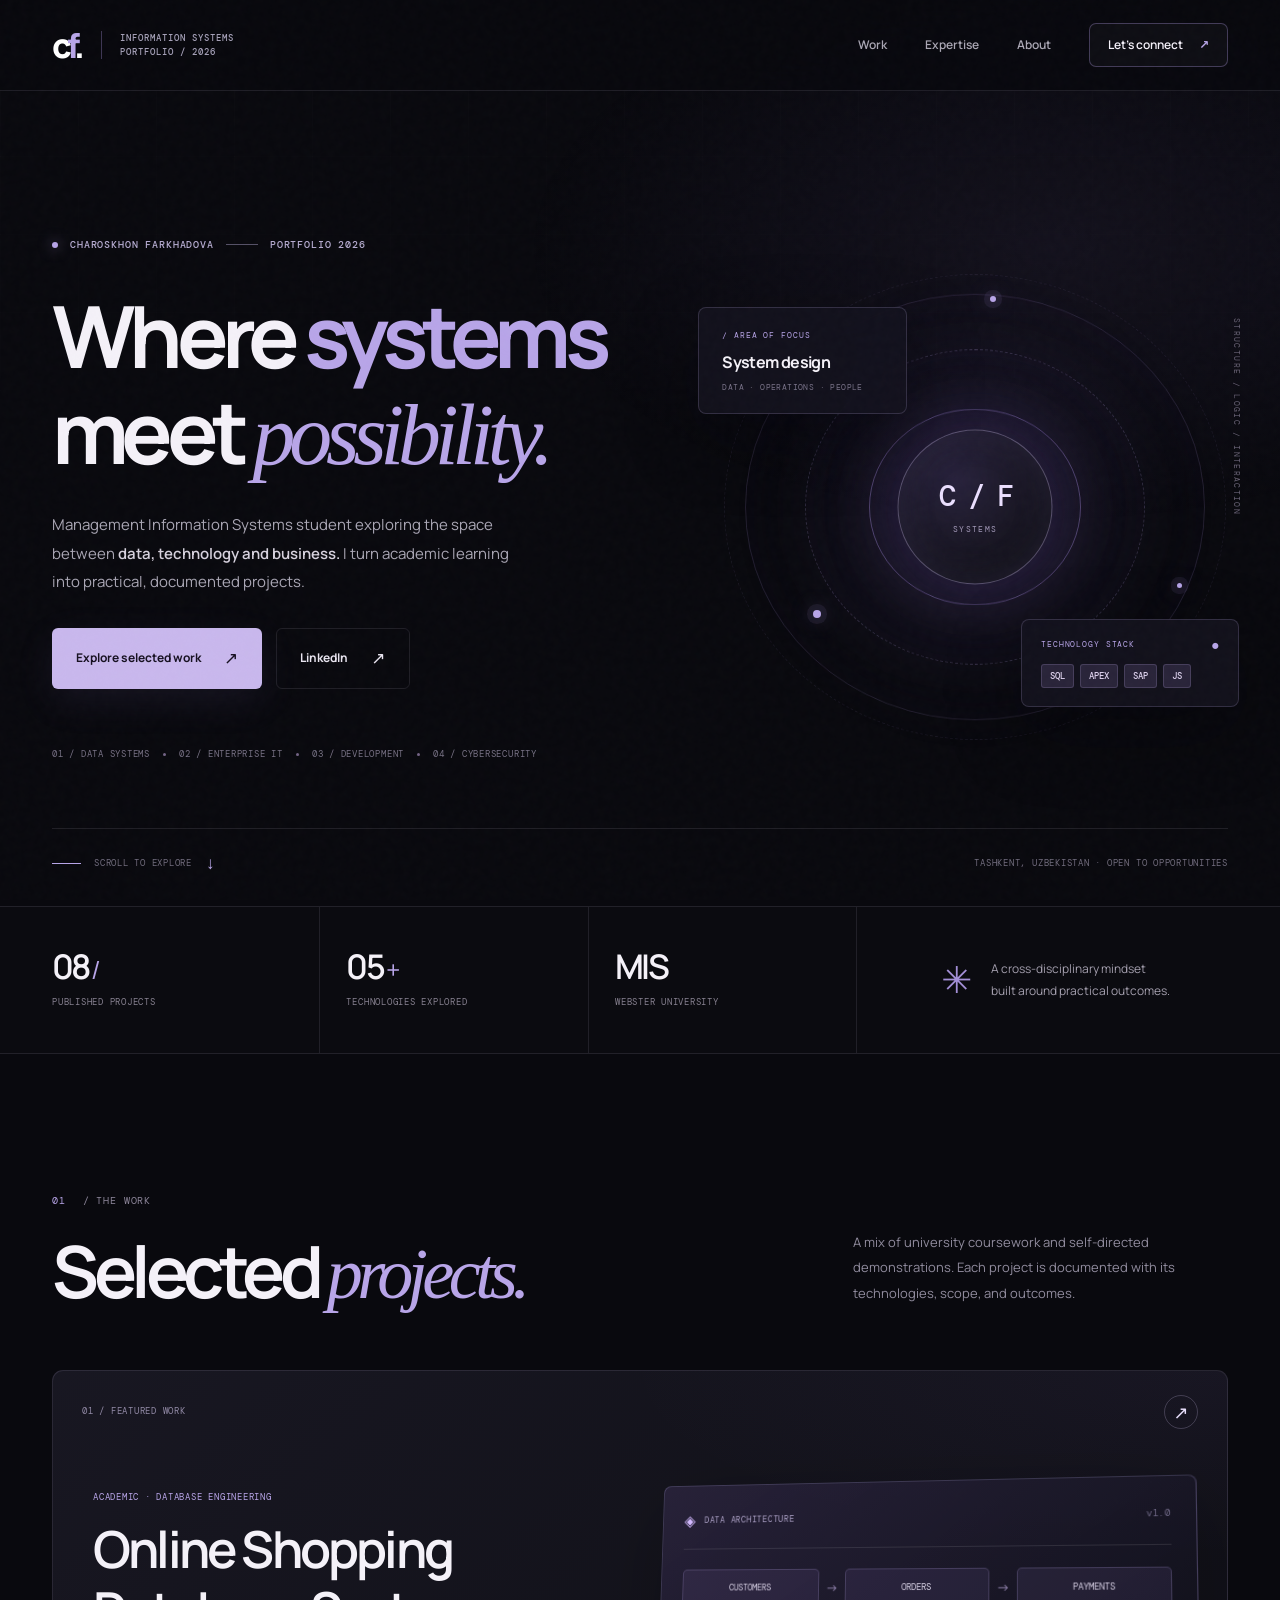
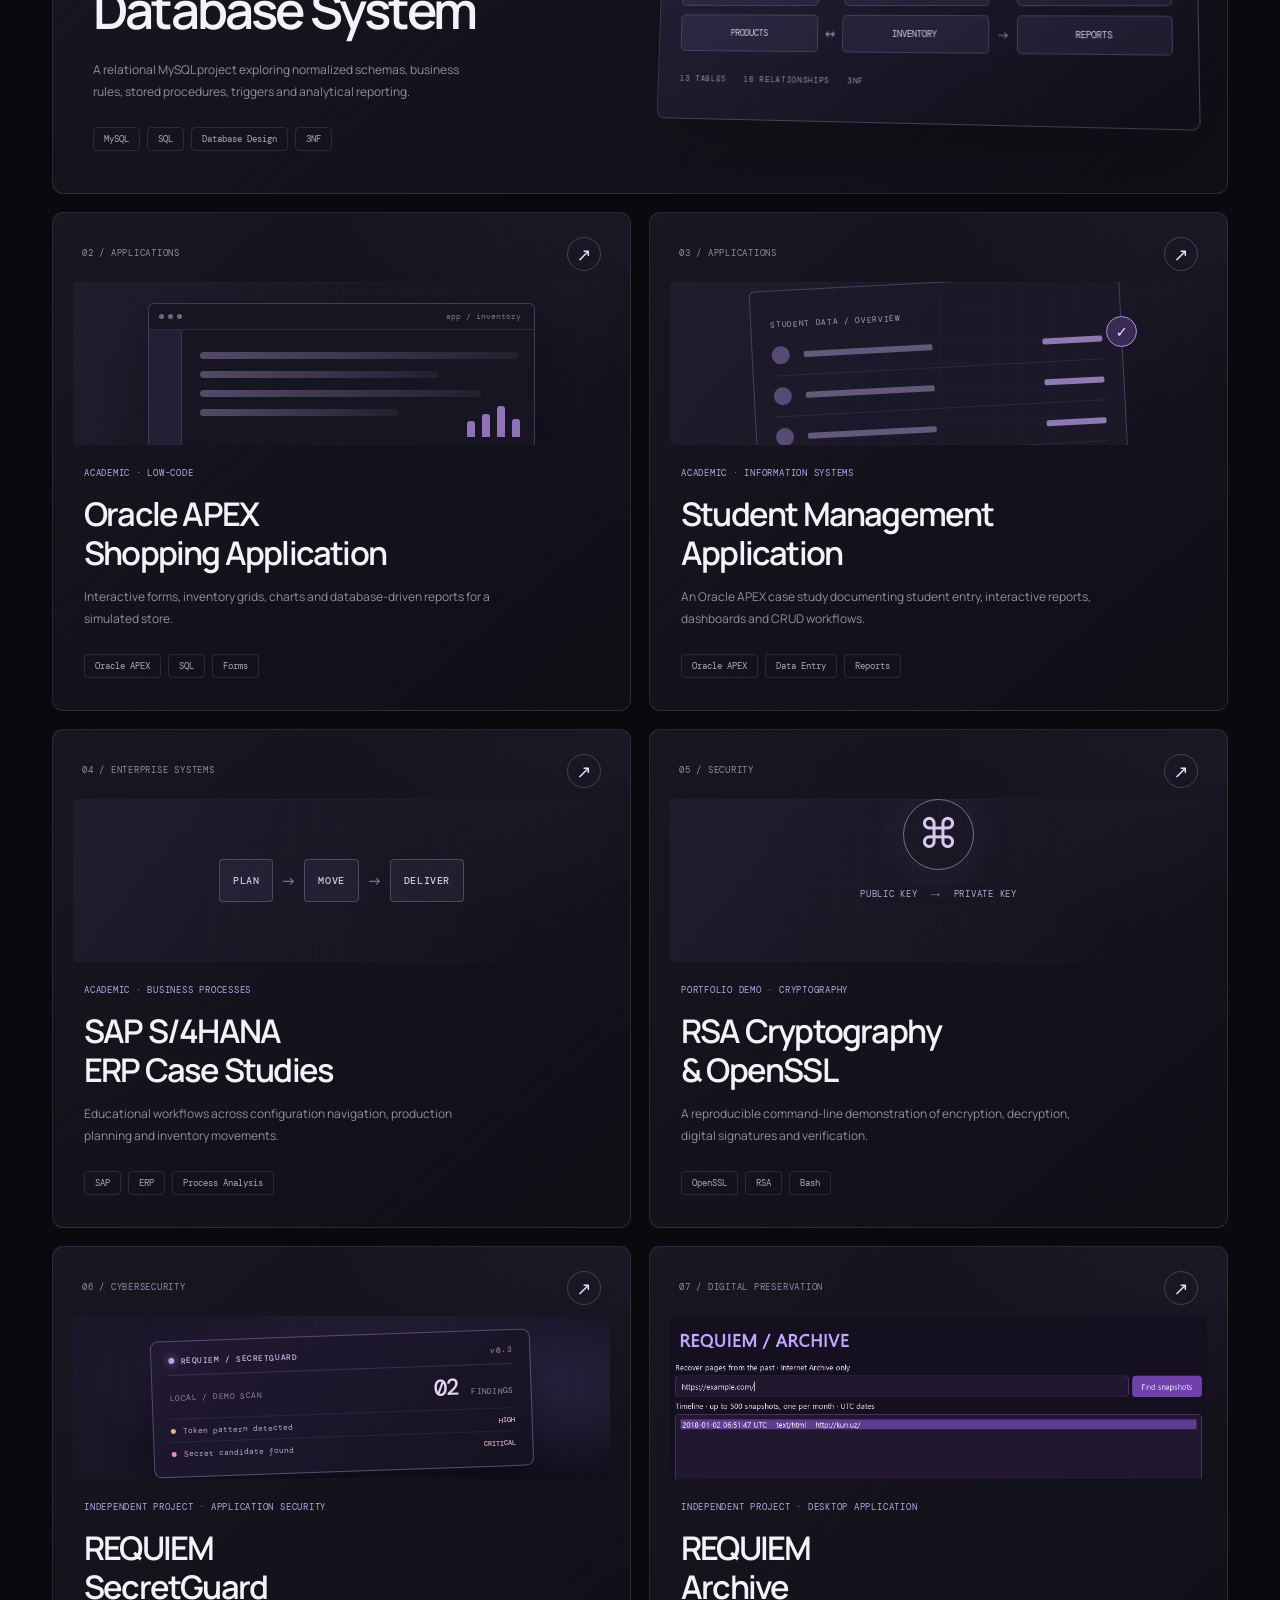
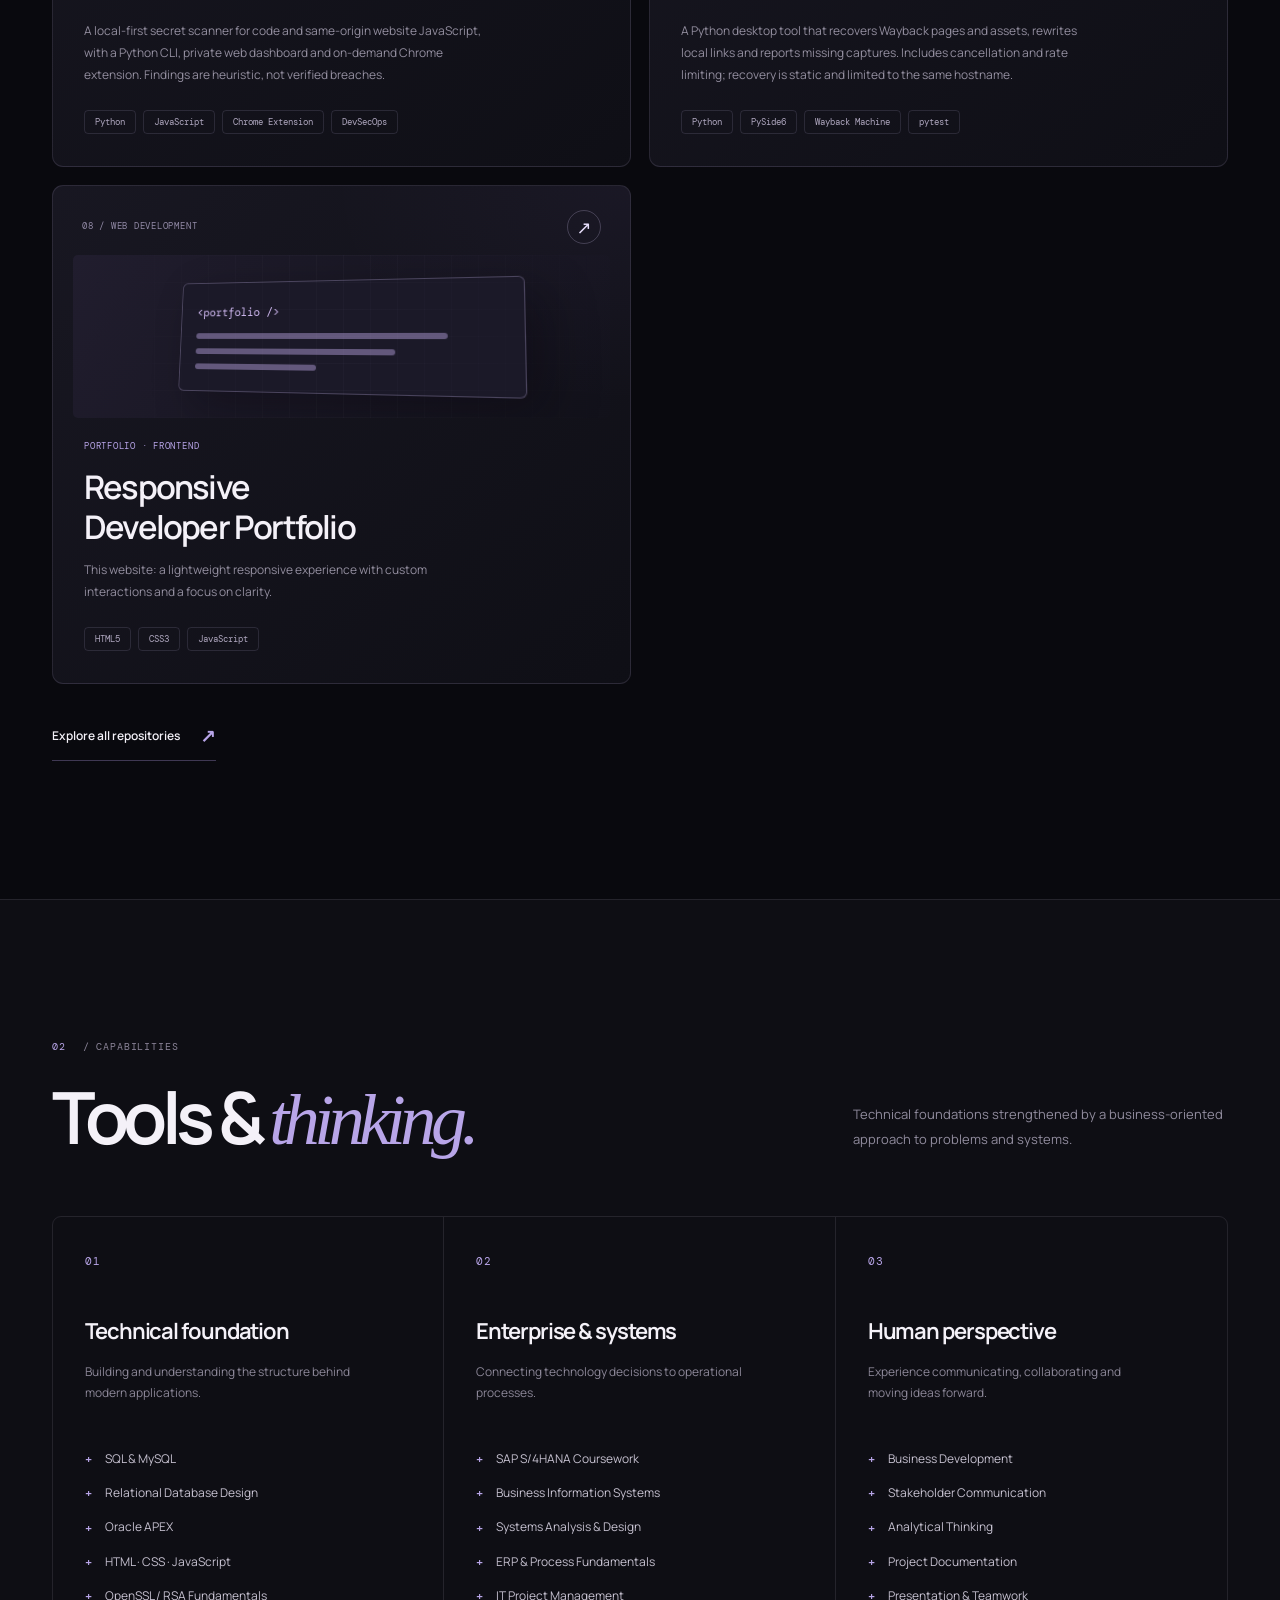
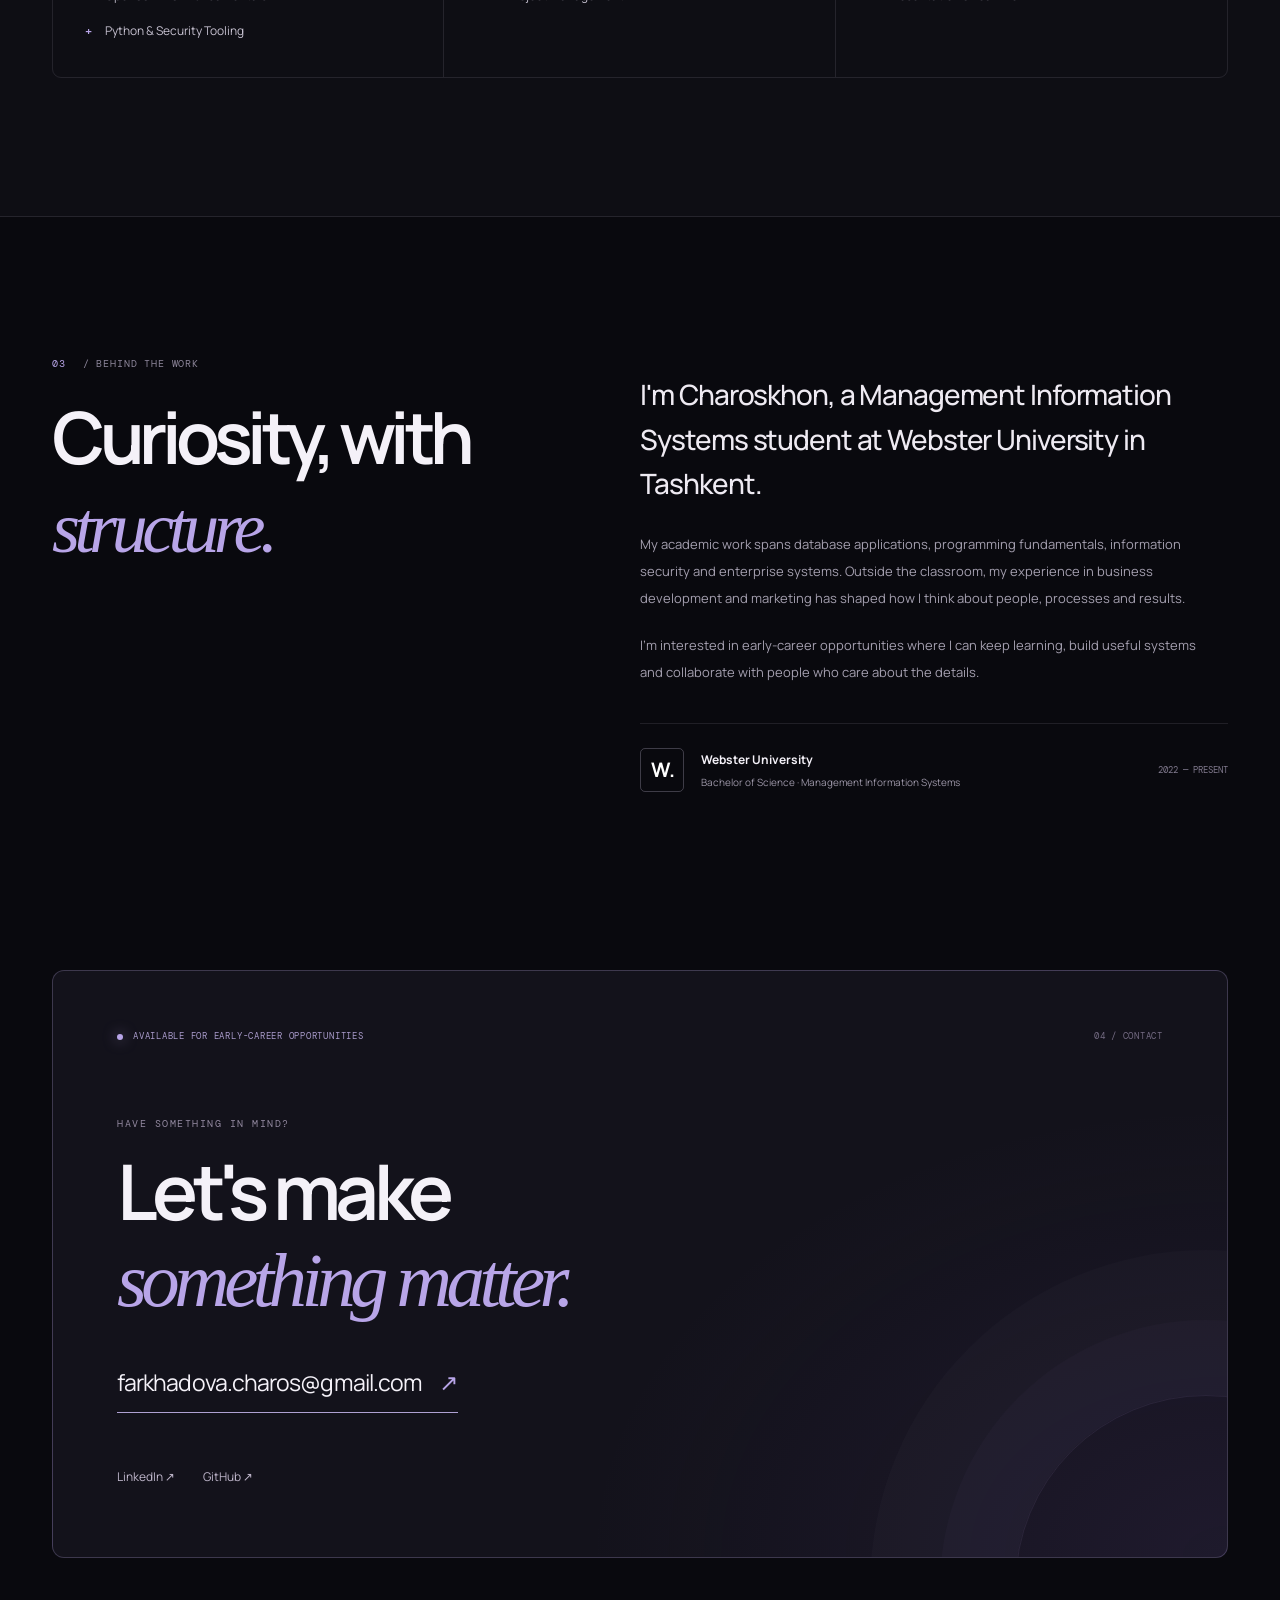
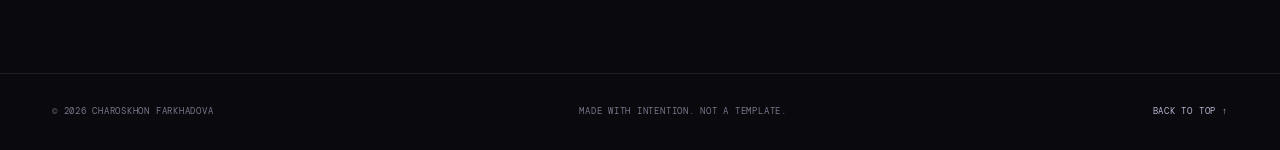
<file: index.html>
<!doctype html>
<html lang="en">
<head>
  <meta charset="utf-8">
  <meta name="viewport" content="width=device-width,initial-scale=1">
  <meta name="theme-color" content="#09090e">
  <meta name="description" content="Charoskhon Farkhadova — Management Information Systems student building projects in cybersecurity, Python, databases, ERP and web development.">
  <meta property="og:title" content="Charoskhon Farkhadova — Systems & Technology">
  <meta property="og:description" content="Selected academic technology projects, technical skills, and professional experience.">
  <title>Charoskhon Farkhadova | Systems & Technology</title>
  <link rel="icon" type="image/svg+xml" href="assets/favicon.svg">
  <link rel="preconnect" href="https://fonts.googleapis.com">
  <link rel="preconnect" href="https://fonts.gstatic.com" crossorigin>
  <link href="https://fonts.googleapis.com/css2?family=DM+Mono:wght@400;500&family=Manrope:wght@400;500;600;700;800&display=swap" rel="stylesheet">
  <link rel="stylesheet" href="assets/styles.css">
  <script src="assets/app.js" defer></script>
</head>
<body>
  <a class="skip-link" href="#main">Skip to main content</a>
  <div class="page-grid" aria-hidden="true"></div>
  <div class="grain" aria-hidden="true"></div>
  <header class="site-header" id="top">
    <div class="container header-inner">
      <a class="brand" href="#top" aria-label="Charoskhon Farkhadova, back to top">
        <span class="brand-monogram">c<span>f</span>.</span>
        <span class="brand-divider"></span>
        <span class="brand-description">INFORMATION SYSTEMS<br>PORTFOLIO / 2026</span>
      </a>
      <button class="menu-toggle" type="button" aria-label="Open navigation" aria-expanded="false" aria-controls="site-navigation">
        <span></span><span></span>
      </button>
      <nav class="navigation" id="site-navigation" aria-label="Main navigation">
        <a href="#work">Work</a>
        <a href="#expertise">Expertise</a>
        <a href="#about">About</a>
        <a href="#contact" class="nav-contact">Let's connect <span aria-hidden="true">↗</span></a>
      </nav>
    </div>
  </header>

  <main id="main">
    <section class="hero section" aria-labelledby="hero-title">
      <div class="container hero-layout">
        <div class="hero-copy">
          <div class="eyebrow"><span class="eyebrow-dot"></span> CHAROSKHON FARKHADOVA <span class="eyebrow-line"></span> PORTFOLIO 2026</div>
          <h1 id="hero-title">Where <span>systems</span><br>meet <em>possibility.</em></h1>
          <p class="hero-lead">Management Information Systems student exploring the space between <strong>data, technology and business.</strong> I turn academic learning into practical, documented projects.</p>
          <div class="hero-buttons">
            <a class="button button-primary" href="#work">Explore selected work <span aria-hidden="true">↗</span></a>
            <a class="button button-quiet" href="https://www.linkedin.com/in/charoskhon-farkhadova-2148a9307/" target="_blank" rel="noopener noreferrer">LinkedIn <span aria-hidden="true">↗</span></a>
          </div>
          <div class="hero-tags" aria-label="Areas of interest">
            <span>01 / DATA SYSTEMS</span><i></i><span>02 / ENTERPRISE IT</span><i></i><span>03 / DEVELOPMENT</span><i></i><span>04 / CYBERSECURITY</span>
          </div>
        </div>
        <div class="hero-art" aria-label="Decorative technical schematic and skill overview">
          <div class="orbit-glow" aria-hidden="true"></div>
          <div class="orbit orbit-outer" aria-hidden="true"></div>
          <div class="orbit orbit-middle" aria-hidden="true"></div>
          <div class="orbit orbit-inner" aria-hidden="true"></div>
          <div class="orbit-core" aria-hidden="true"><span>C / F</span><small>SYSTEMS</small></div>
          <span class="art-node node-one" aria-hidden="true"></span>
          <span class="art-node node-two" aria-hidden="true"></span>
          <span class="art-node node-three" aria-hidden="true"></span>
          <div class="floating-panel panel-top"><span class="mini-label">/ AREA OF FOCUS</span><strong>System design</strong><small>DATA · OPERATIONS · PEOPLE</small></div>
          <div class="floating-panel panel-bottom"><div class="panel-heading"><span class="mini-label">TECHNOLOGY STACK</span><span class="purple-signal">●</span></div><div class="stack-pills"><span>SQL</span><span>APEX</span><span>SAP</span><span>JS</span></div></div>
          <div class="art-side-label" aria-hidden="true">STRUCTURE / LOGIC / INTERACTION</div>
        </div>
      </div>
      <div class="container hero-bottom">
        <div class="hero-bottom-left"><span class="tiny-line"></span><span>SCROLL TO EXPLORE</span><span class="arrow-down">↓</span></div>
        <span class="hero-bottom-right">TASHKENT, UZBEKISTAN · OPEN TO OPPORTUNITIES</span>
      </div>
    </section>

    <section class="metrics" aria-label="Portfolio at a glance">
      <div class="container metric-layout">
        <div class="metric"><strong>08<span> /</span></strong><small>PUBLISHED PROJECTS</small></div>
        <div class="metric"><strong>05<span> +</span></strong><small>TECHNOLOGIES EXPLORED</small></div>
        <div class="metric"><strong>MIS</strong><small>WEBSTER UNIVERSITY</small></div>
        <div class="metric metric-note"><span class="note-spark">✳</span><p>A cross-disciplinary mindset<br>built around practical outcomes.</p></div>
      </div>
    </section>

    <section class="work section" id="work" aria-labelledby="work-title">
      <div class="container">
        <div class="section-intro" data-reveal>
          <div><div class="section-index"><span class="number">01</span> / THE WORK</div><h2 id="work-title">Selected <span>projects.</span></h2></div>
          <p>A mix of university coursework and self-directed demonstrations. Each project is documented with its technologies, scope, and outcomes.</p>
        </div>
        <div class="projects-grid">
          <a class="project-card project-featured" data-reveal href="https://github.com/requiembby/online-shopping-database" target="_blank" rel="noopener noreferrer">
            <div class="project-top"><span class="project-num">01 / FEATURED WORK</span><span class="open-arrow" aria-hidden="true">↗</span></div>
            <div class="featured-grid" aria-hidden="true">
              <div class="db-diagram"><div class="schema-head"><span class="schema-signal">◈</span> DATA ARCHITECTURE <span>v1.0</span></div>
                <div class="schema-nodes"><span>CUSTOMERS</span><b>→</b><span>ORDERS</span><b>→</b><span>PAYMENTS</span></div>
                <div class="schema-nodes second"><span>PRODUCTS</span><b>↔</b><span>INVENTORY</span><b>→</b><span>REPORTS</span></div>
                <div class="schema-foot"><span>13 TABLES</span><span>16 RELATIONSHIPS</span><span>3NF</span></div>
              </div>
            </div>
            <div class="project-body"><span class="project-kind">ACADEMIC · DATABASE ENGINEERING</span><h3>Online Shopping<br>Database System</h3><p>A relational MySQL project exploring normalized schemas, business rules, stored procedures, triggers and analytical reporting.</p><div class="tag-row"><span>MySQL</span><span>SQL</span><span>Database Design</span><span>3NF</span></div></div>
          </a>
          <a class="project-card" data-reveal href="https://github.com/requiembby/oracle-apex-shopping-system" target="_blank" rel="noopener noreferrer">
            <div class="project-top"><span class="project-num">02 / APPLICATIONS</span><span class="open-arrow" aria-hidden="true">↗</span></div>
            <div class="project-graphic ui-graphic" aria-hidden="true"><div class="mini-browser"><div class="browser-tabs"><i></i><i></i><i></i><span>app / inventory</span></div><div class="browser-sidebar"></div><div class="browser-lines"><span></span><span></span><span></span><span></span></div><div class="browser-chart"><i></i><i></i><i></i><i></i></div></div></div>
            <div class="project-body"><span class="project-kind">ACADEMIC · LOW-CODE</span><h3>Oracle APEX<br>Shopping Application</h3><p>Interactive forms, inventory grids, charts and database-driven reports for a simulated store.</p><div class="tag-row"><span>Oracle APEX</span><span>SQL</span><span>Forms</span></div></div>
          </a>
          <a class="project-card" data-reveal href="https://github.com/requiembby/student-management-oracle-apex" target="_blank" rel="noopener noreferrer">
            <div class="project-top"><span class="project-num">03 / APPLICATIONS</span><span class="open-arrow" aria-hidden="true">↗</span></div>
            <div class="project-graphic student-graphic" aria-hidden="true"><div class="student-window"><span>STUDENT DATA / OVERVIEW</span><div class="student-row"><i></i><b></b><em></em></div><div class="student-row"><i></i><b></b><em></em></div><div class="student-row"><i></i><b></b><em></em></div></div><div class="student-bubble">✓</div></div>
            <div class="project-body"><span class="project-kind">ACADEMIC · INFORMATION SYSTEMS</span><h3>Student Management<br>Application</h3><p>An Oracle APEX case study documenting student entry, interactive reports, dashboards and CRUD workflows.</p><div class="tag-row"><span>Oracle APEX</span><span>Data Entry</span><span>Reports</span></div></div>
          </a>
          <a class="project-card" data-reveal href="https://github.com/requiembby/sap-s4hana-erp-case-studies" target="_blank" rel="noopener noreferrer">
            <div class="project-top"><span class="project-num">04 / ENTERPRISE SYSTEMS</span><span class="open-arrow" aria-hidden="true">↗</span></div>
            <div class="project-graphic flow-graphic" aria-hidden="true"><div class="flow-node">PLAN</div><span>→</span><div class="flow-node">MOVE</div><span>→</span><div class="flow-node">DELIVER</div></div>
            <div class="project-body"><span class="project-kind">ACADEMIC · BUSINESS PROCESSES</span><h3>SAP S/4HANA<br>ERP Case Studies</h3><p>Educational workflows across configuration navigation, production planning and inventory movements.</p><div class="tag-row"><span>SAP</span><span>ERP</span><span>Process Analysis</span></div></div>
          </a>
          <a class="project-card" data-reveal href="https://github.com/requiembby/rsa-cryptography-openssl" target="_blank" rel="noopener noreferrer">
            <div class="project-top"><span class="project-num">05 / SECURITY</span><span class="open-arrow" aria-hidden="true">↗</span></div>
            <div class="project-graphic rsa-graphic" aria-hidden="true"><div class="key-circle">⌘</div><div class="rsa-caption"><span>PUBLIC KEY</span><i>→</i><span>PRIVATE KEY</span></div></div>
            <div class="project-body"><span class="project-kind">PORTFOLIO DEMO · CRYPTOGRAPHY</span><h3>RSA Cryptography<br>&amp; OpenSSL</h3><p>A reproducible command-line demonstration of encryption, decryption, digital signatures and verification.</p><div class="tag-row"><span>OpenSSL</span><span>RSA</span><span>Bash</span></div></div>
          </a>
          <a class="project-card" data-reveal href="https://github.com/requiembby/requiem-secretguard" target="_blank" rel="noopener noreferrer">
            <div class="project-top"><span class="project-num">06 / CYBERSECURITY</span><span class="open-arrow" aria-hidden="true">↗</span></div>
            <div class="project-graphic secretguard-graphic" aria-hidden="true">
              <div class="secretguard-console">
                <div class="secretguard-console-head"><span class="secretguard-dot"></span><span>REQUIEM / SECRETGUARD</span><span class="secretguard-version">v0.3</span></div>
                <div class="secretguard-console-stats"><span>LOCAL / DEMO SCAN</span><strong>02 <small>FINDINGS</small></strong></div>
                <div class="secretguard-console-row"><span class="secretguard-signal"></span><span>Token pattern detected</span><b>HIGH</b></div>
                <div class="secretguard-console-row"><span class="secretguard-signal is-critical"></span><span>Secret candidate found</span><b>CRITICAL</b></div>
              </div>
            </div>
            <div class="project-body"><span class="project-kind">INDEPENDENT PROJECT · APPLICATION SECURITY</span><h3>REQUIEM<br>SecretGuard</h3><p>A local-first secret scanner for code and same-origin website JavaScript, with a Python CLI, private web dashboard and on-demand Chrome extension. Findings are heuristic, not verified breaches.</p><div class="tag-row"><span>Python</span><span>JavaScript</span><span>Chrome Extension</span><span>DevSecOps</span></div></div>
          </a>
          <a class="project-card" data-reveal href="https://github.com/requiembby/requiem-archive" target="_blank" rel="noopener noreferrer">
            <div class="project-top"><span class="project-num">07 / DIGITAL PRESERVATION</span><span class="open-arrow" aria-hidden="true">↗</span></div>
            <div class="project-graphic archive-graphic"><img src="assets/requiem-archive.png" alt="REQUIEM Archive desktop app with a Wayback snapshot timeline and recovery log" loading="lazy" width="920" height="760"></div>
            <div class="project-body"><span class="project-kind">INDEPENDENT PROJECT · DESKTOP APPLICATION</span><h3>REQUIEM<br>Archive</h3><p>A Python desktop tool that recovers Wayback pages and assets, rewrites local links and reports missing captures. Includes cancellation and rate limiting; recovery is static and limited to the same hostname.</p><div class="tag-row"><span>Python</span><span>PySide6</span><span>Wayback Machine</span><span>pytest</span></div></div>
          </a>
          <a class="project-card" data-reveal href="https://github.com/requiembby/responsive-developer-portfolio" target="_blank" rel="noopener noreferrer">
            <div class="project-top"><span class="project-num">08 / WEB DEVELOPMENT</span><span class="open-arrow" aria-hidden="true">↗</span></div>
            <div class="project-graphic web-graphic" aria-hidden="true"><div class="web-window"><span>&lt;portfolio /&gt;</span><i></i><i></i><i></i></div></div>
            <div class="project-body"><span class="project-kind">PORTFOLIO · FRONTEND</span><h3>Responsive<br>Developer Portfolio</h3><p>This website: a lightweight responsive experience with custom interactions and a focus on clarity.</p><div class="tag-row"><span>HTML5</span><span>CSS3</span><span>JavaScript</span></div></div>
          </a>
        </div>
        <a class="all-work" href="https://github.com/requiembby?tab=repositories" target="_blank" rel="noopener noreferrer">Explore all repositories <span aria-hidden="true">↗</span></a>
      </div>
    </section>

    <section class="expertise section" id="expertise" aria-labelledby="expertise-title">
      <div class="container">
        <div class="section-intro" data-reveal><div><div class="section-index"><span class="number">02</span> / CAPABILITIES</div><h2 id="expertise-title">Tools &amp; <span>thinking.</span></h2></div><p>Technical foundations strengthened by a business-oriented approach to problems and systems.</p></div>
        <div class="expertise-grid">
          <article class="skill-column" data-reveal><div class="column-marker">01</div><h3>Technical foundation</h3><p>Building and understanding the structure behind modern applications.</p><ul><li>SQL &amp; MySQL</li><li>Relational Database Design</li><li>Oracle APEX</li><li>HTML · CSS · JavaScript</li><li>OpenSSL / RSA Fundamentals</li><li>Python &amp; Security Tooling</li></ul></article>
          <article class="skill-column" data-reveal><div class="column-marker">02</div><h3>Enterprise &amp; systems</h3><p>Connecting technology decisions to operational processes.</p><ul><li>SAP S/4HANA Coursework</li><li>Business Information Systems</li><li>Systems Analysis &amp; Design</li><li>ERP &amp; Process Fundamentals</li><li>IT Project Management</li></ul></article>
          <article class="skill-column" data-reveal><div class="column-marker">03</div><h3>Human perspective</h3><p>Experience communicating, collaborating and moving ideas forward.</p><ul><li>Business Development</li><li>Stakeholder Communication</li><li>Analytical Thinking</li><li>Project Documentation</li><li>Presentation &amp; Teamwork</li></ul></article>
        </div>
      </div>
    </section>

    <section class="about section" id="about" aria-labelledby="about-title">
      <div class="container about-grid">
        <div data-reveal><div class="section-index"><span class="number">03</span> / BEHIND THE WORK</div><h2 id="about-title">Curiosity, with<br><span>structure.</span></h2></div>
        <div class="about-copy" data-reveal><p class="about-statement">I'm Charoskhon, a Management Information Systems student at Webster University in Tashkent.</p><p>My academic work spans database applications, programming fundamentals, information security and enterprise systems. Outside the classroom, my experience in business development and marketing has shaped how I think about people, processes and results.</p><p>I'm interested in early-career opportunities where I can keep learning, build useful systems and collaborate with people who care about the details.</p><div class="education-line"><span class="edu-icon">W.</span><div><strong>Webster University</strong><span>Bachelor of Science · Management Information Systems</span></div><small>2022 — PRESENT</small></div></div>
      </div>
    </section>

    <section class="contact section" id="contact" aria-labelledby="contact-title">
      <div class="container contact-wrap" data-reveal>
        <div class="contact-line"><span class="eyebrow-dot"></span> AVAILABLE FOR EARLY-CAREER OPPORTUNITIES <span>04 / CONTACT</span></div>
        <p class="contact-kicker">HAVE SOMETHING IN MIND?</p>
        <h2 id="contact-title">Let's make<br><span>something matter.</span></h2>
        <a class="email-link" href="mailto:farkhadova.charos@gmail.com">farkhadova.charos@gmail.com <span aria-hidden="true">↗</span></a>
        <div class="contact-actions"><a href="https://www.linkedin.com/in/charoskhon-farkhadova-2148a9307/" target="_blank" rel="noopener noreferrer">LinkedIn ↗</a><a href="https://github.com/requiembby" target="_blank" rel="noopener noreferrer">GitHub ↗</a></div>
      </div>
    </section>
  </main>
  <footer class="site-footer"><div class="container footer-inner"><span>© <span id="year">2026</span> CHAROSKHON FARKHADOVA</span><span>MADE WITH INTENTION. NOT A TEMPLATE.</span><a href="#top">BACK TO TOP ↑</a></div></footer>
</body>
</html>
</file>
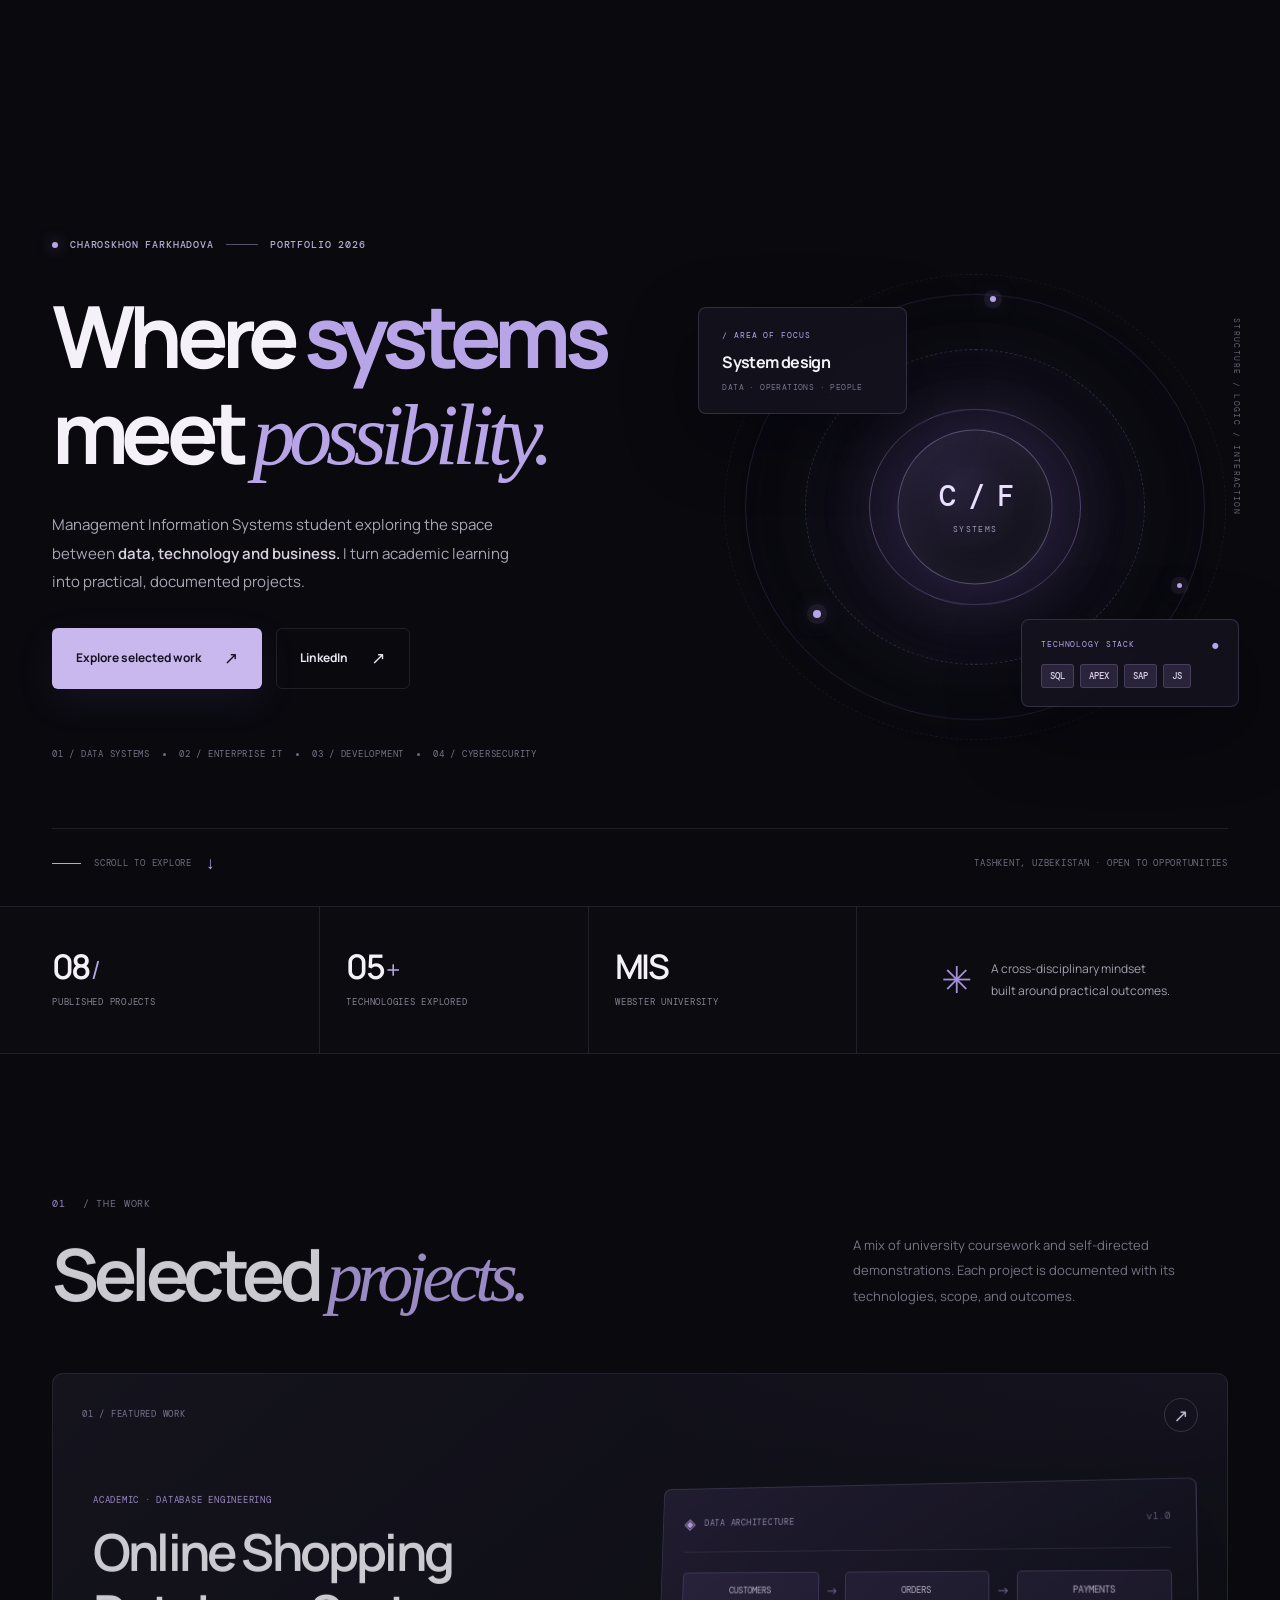
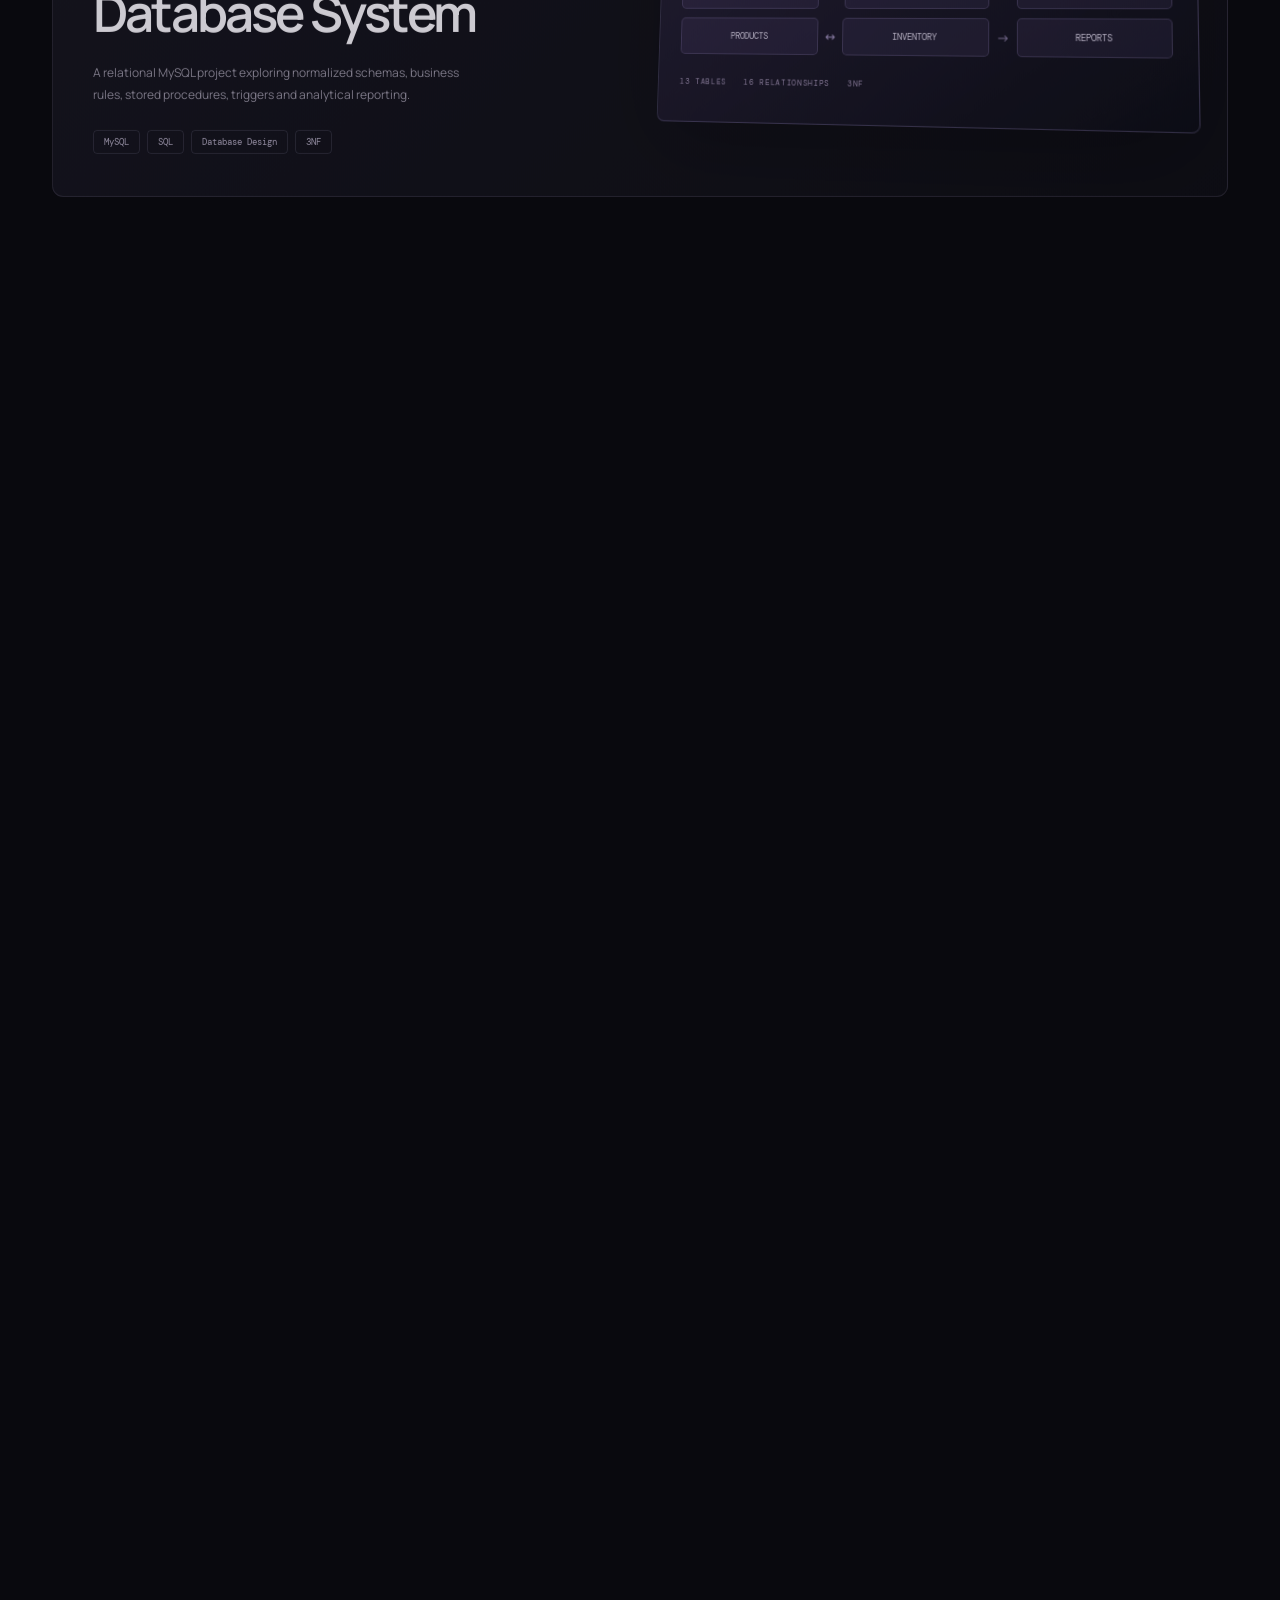
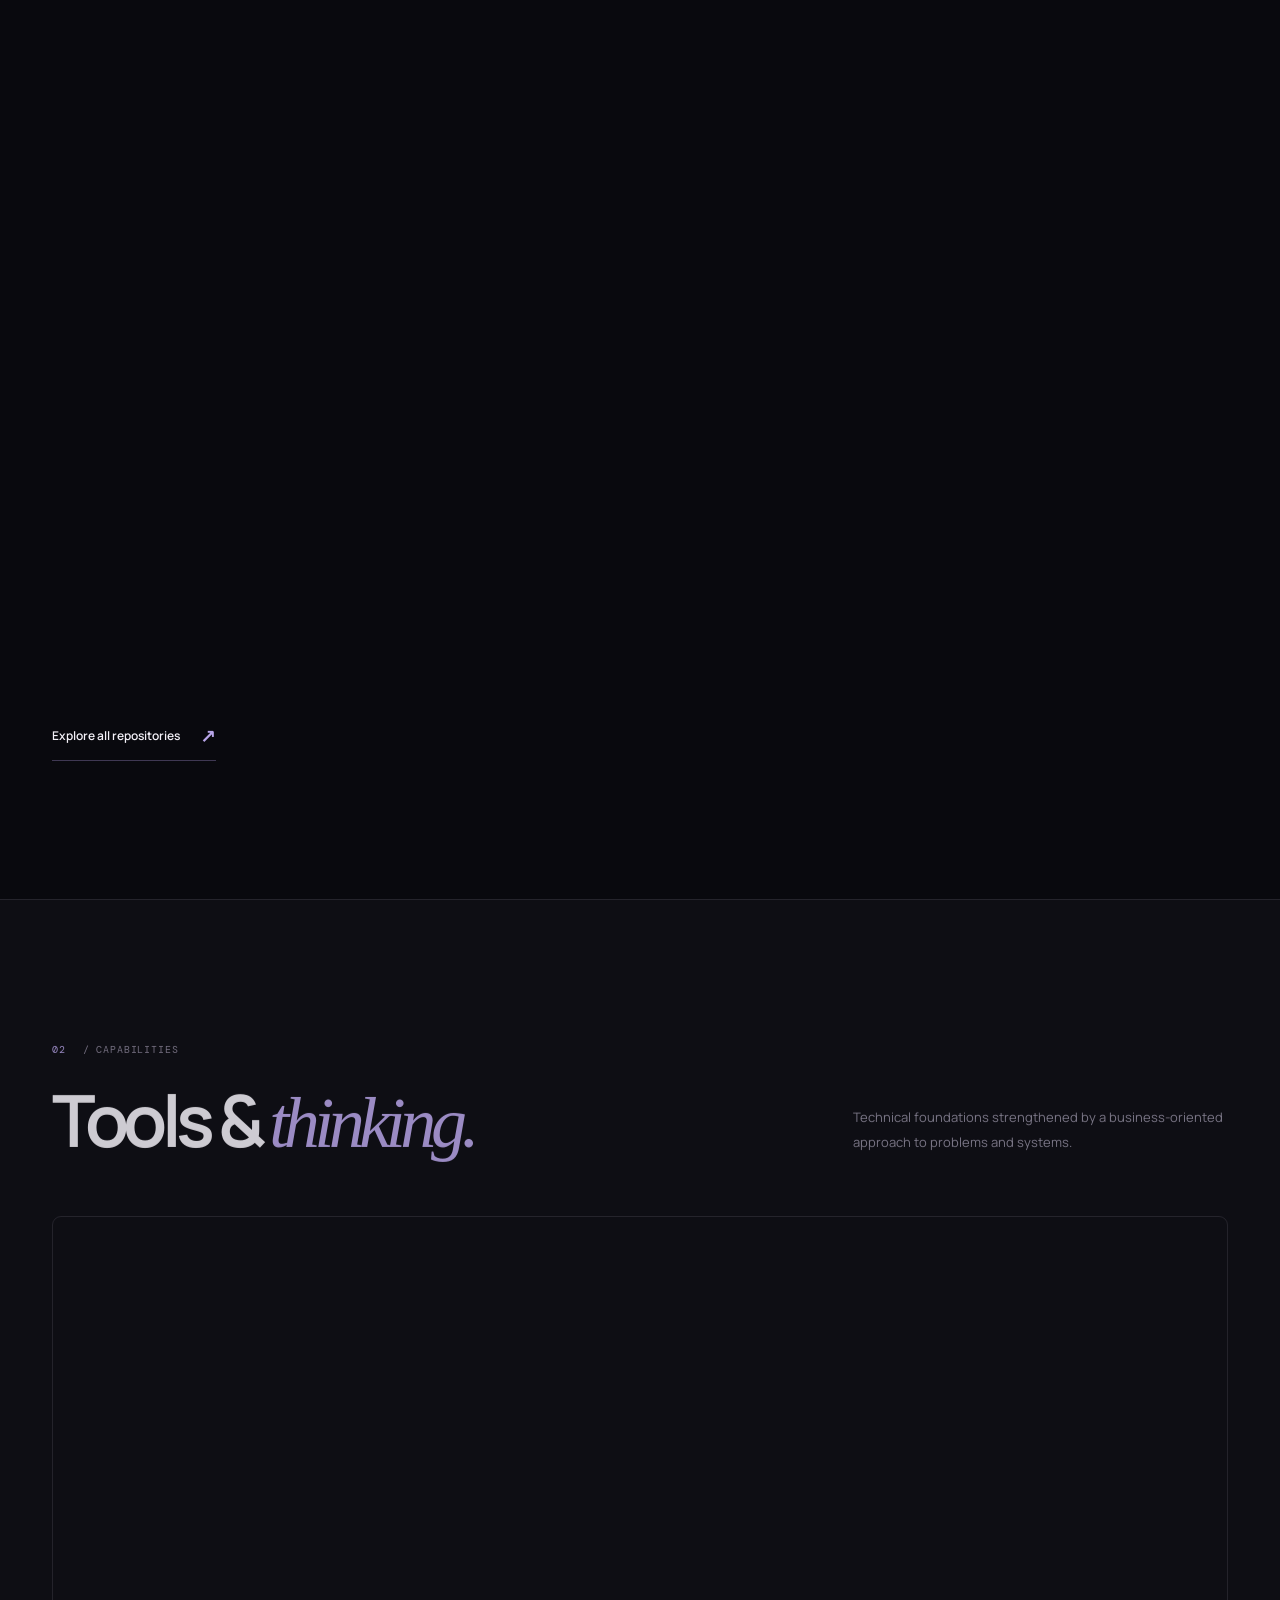
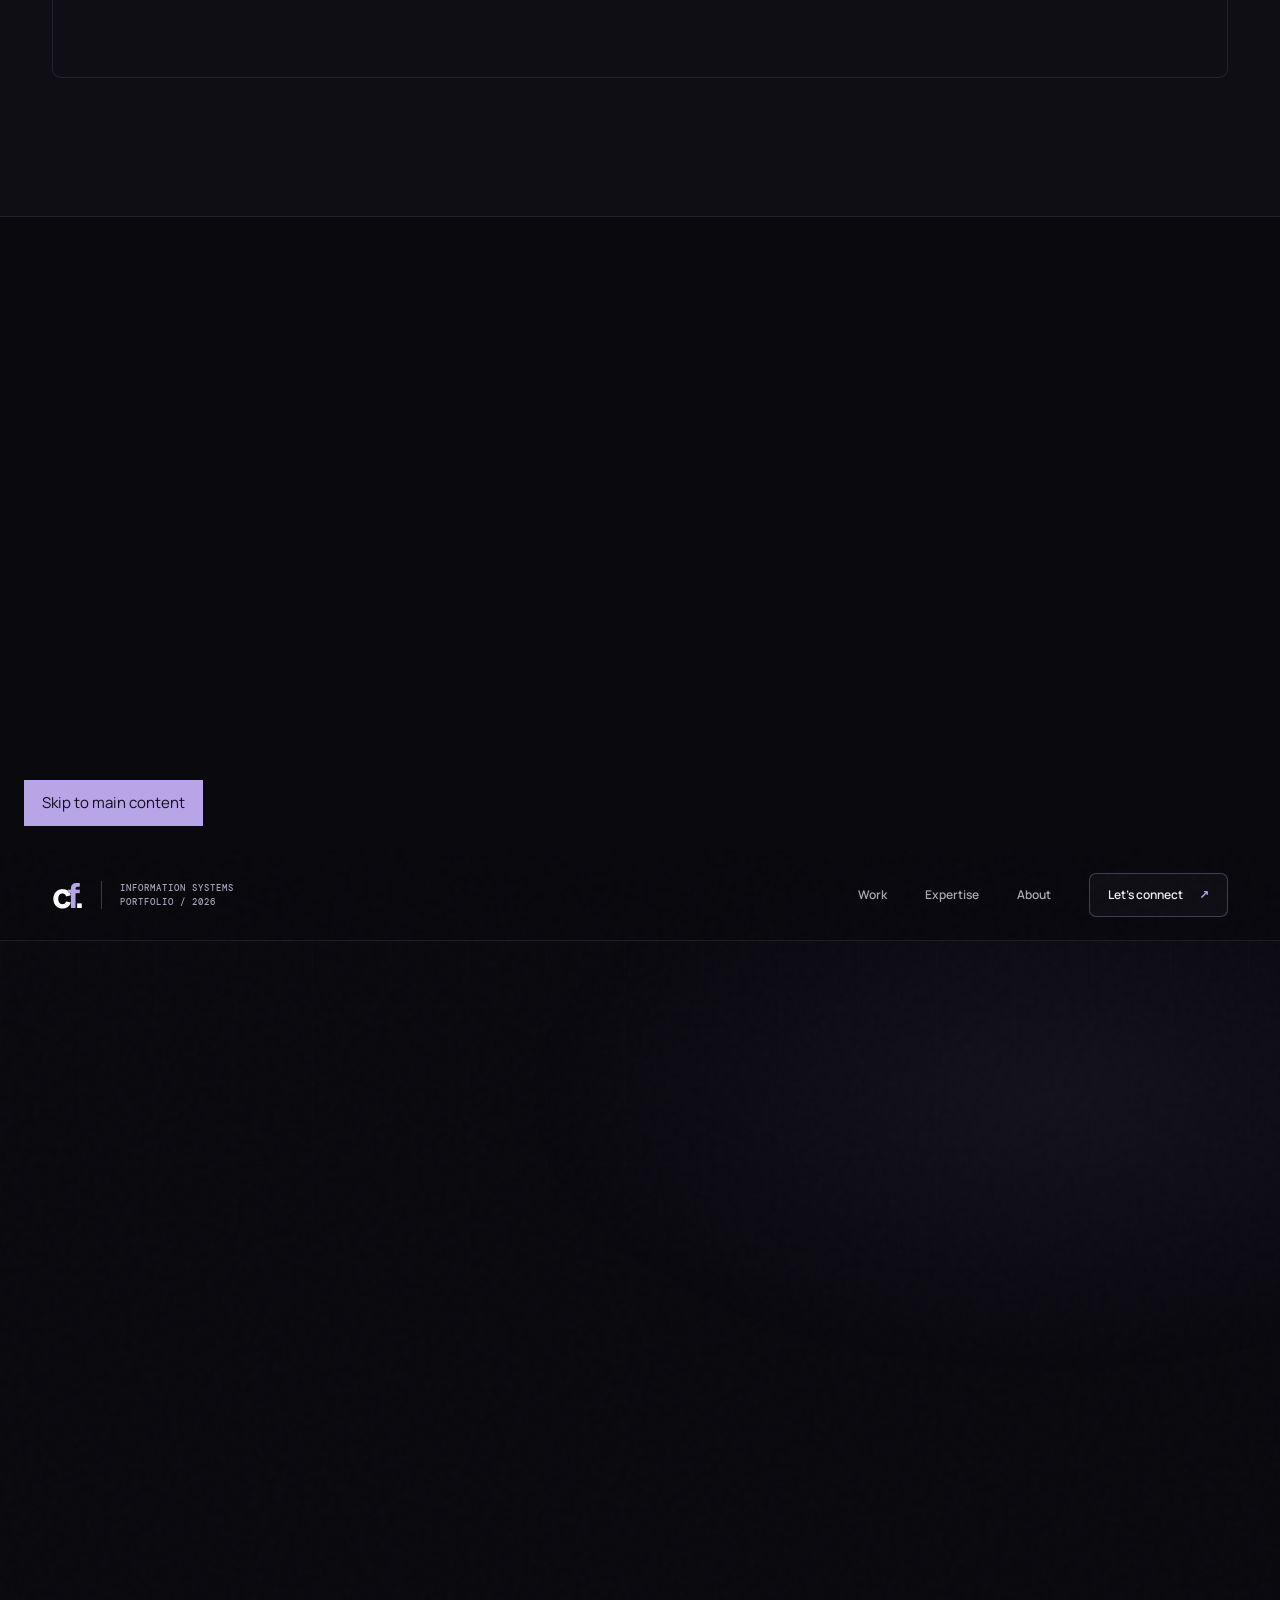
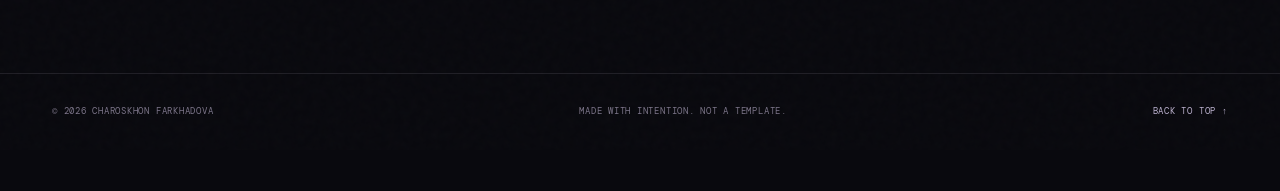
<file: about.html>
<!doctype html>
<html lang="en">
<head><meta charset="utf-8"><meta name="viewport" content="width=device-width,initial-scale=1"><meta http-equiv="refresh" content="0;url=./index.html#about"><link rel="canonical" href="https://requiembby.github.io/responsive-developer-portfolio/#about"><title>Redirecting | Charoskhon Farkhadova</title></head>
<body><p>This portfolio is now one page. <a href="./index.html#about">Continue to about</a>.</p></body>
</html>
</file>
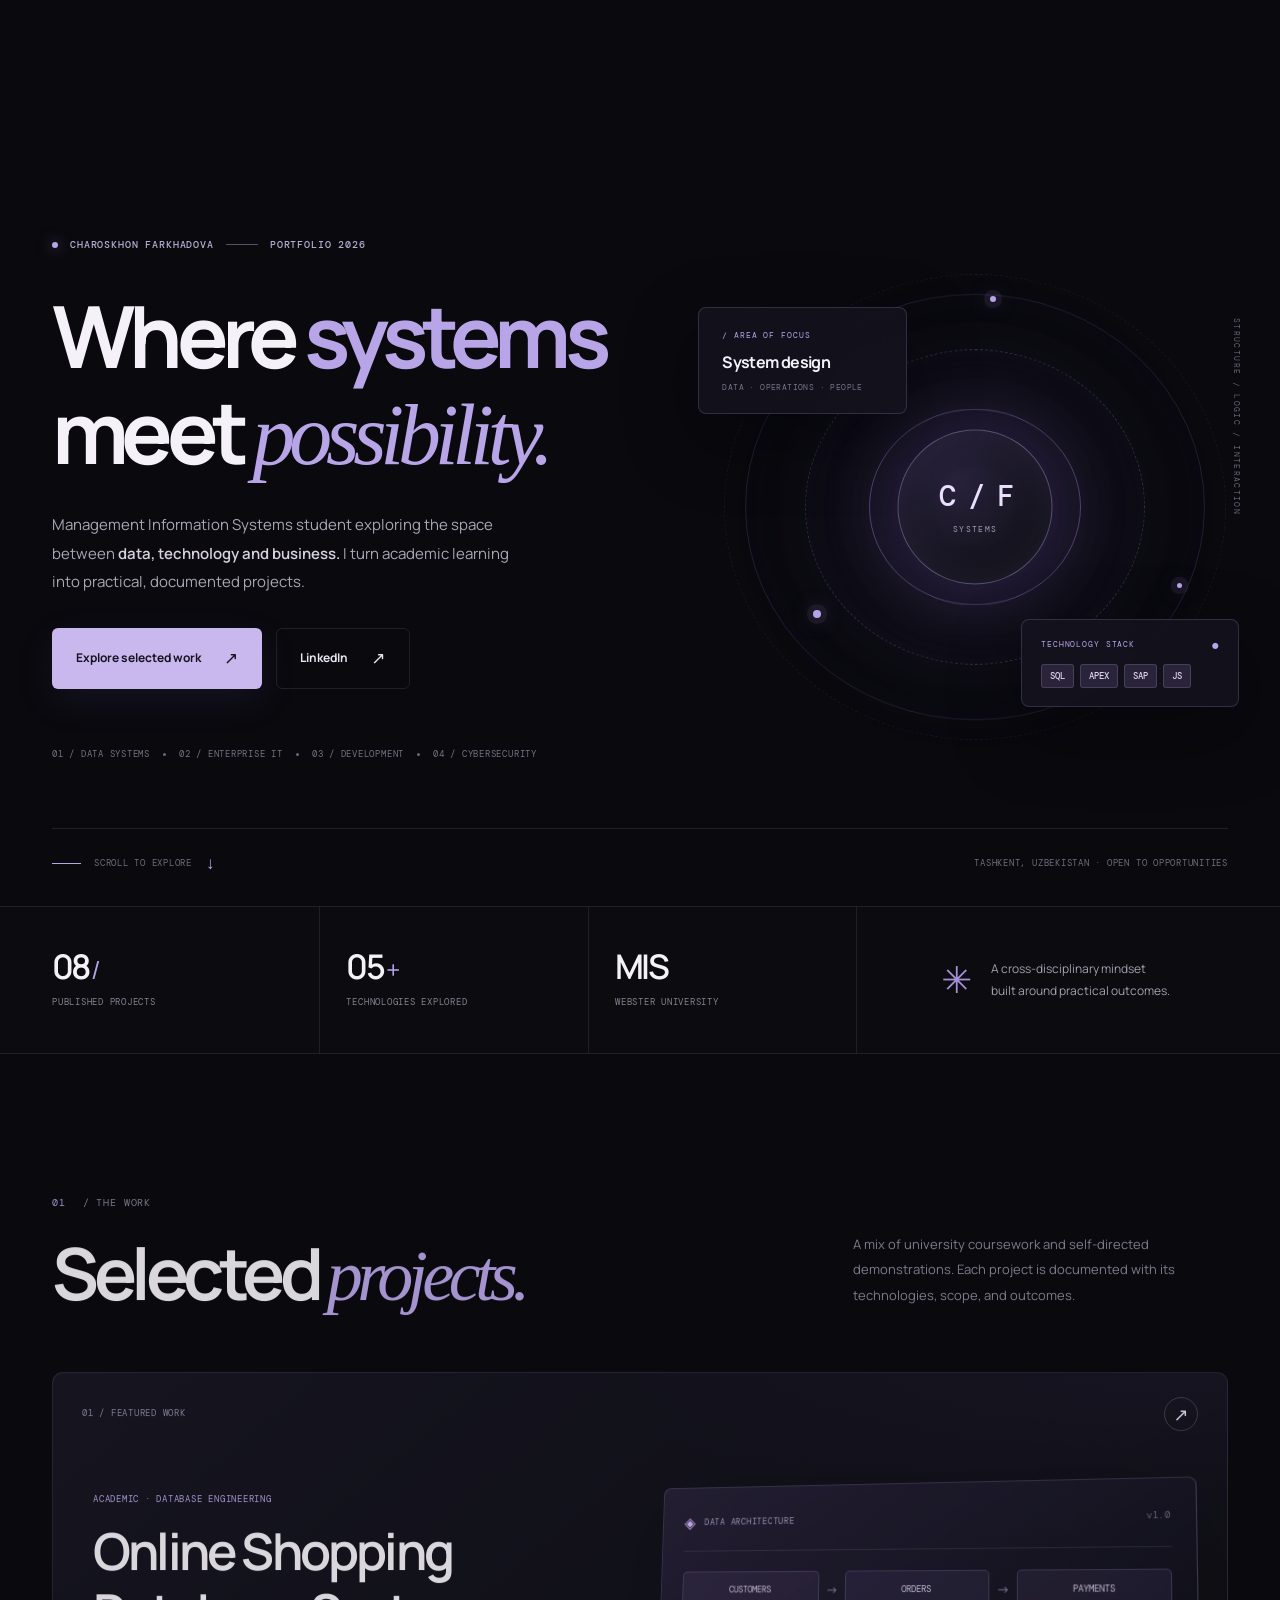
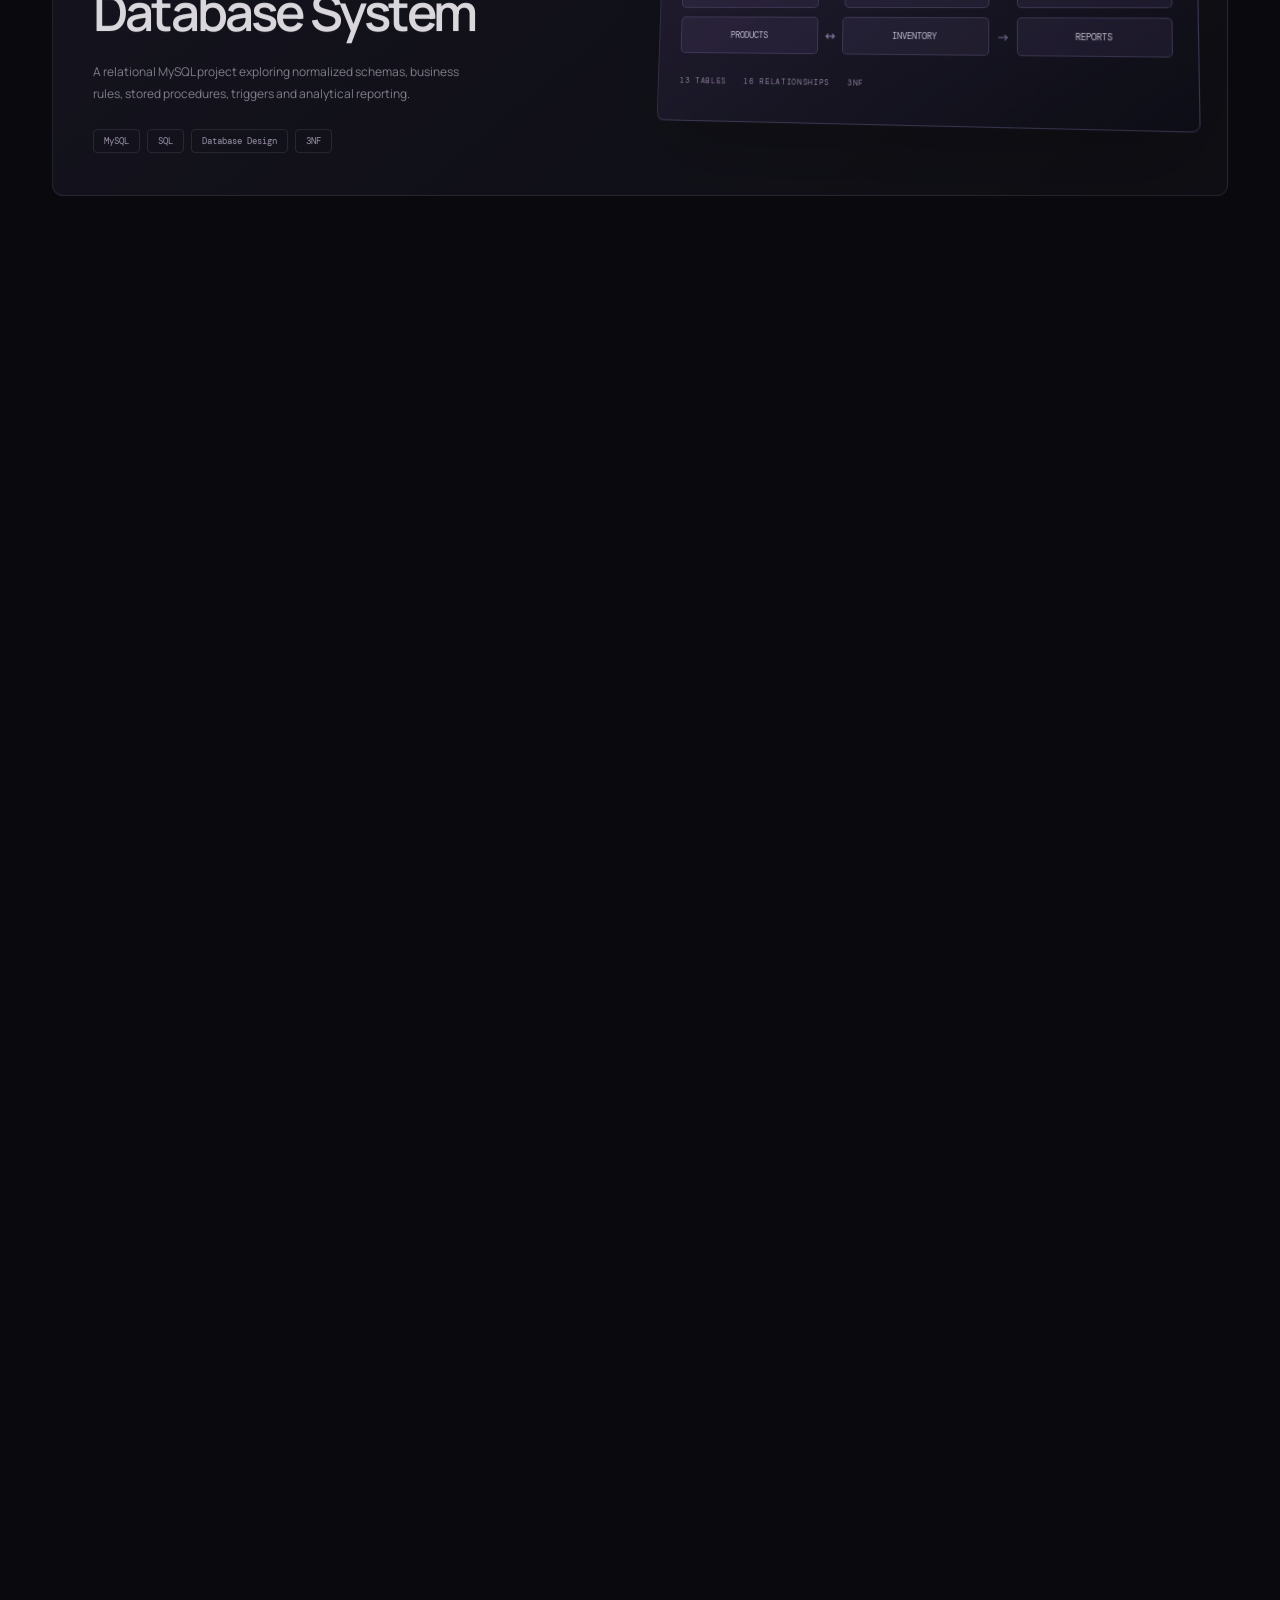
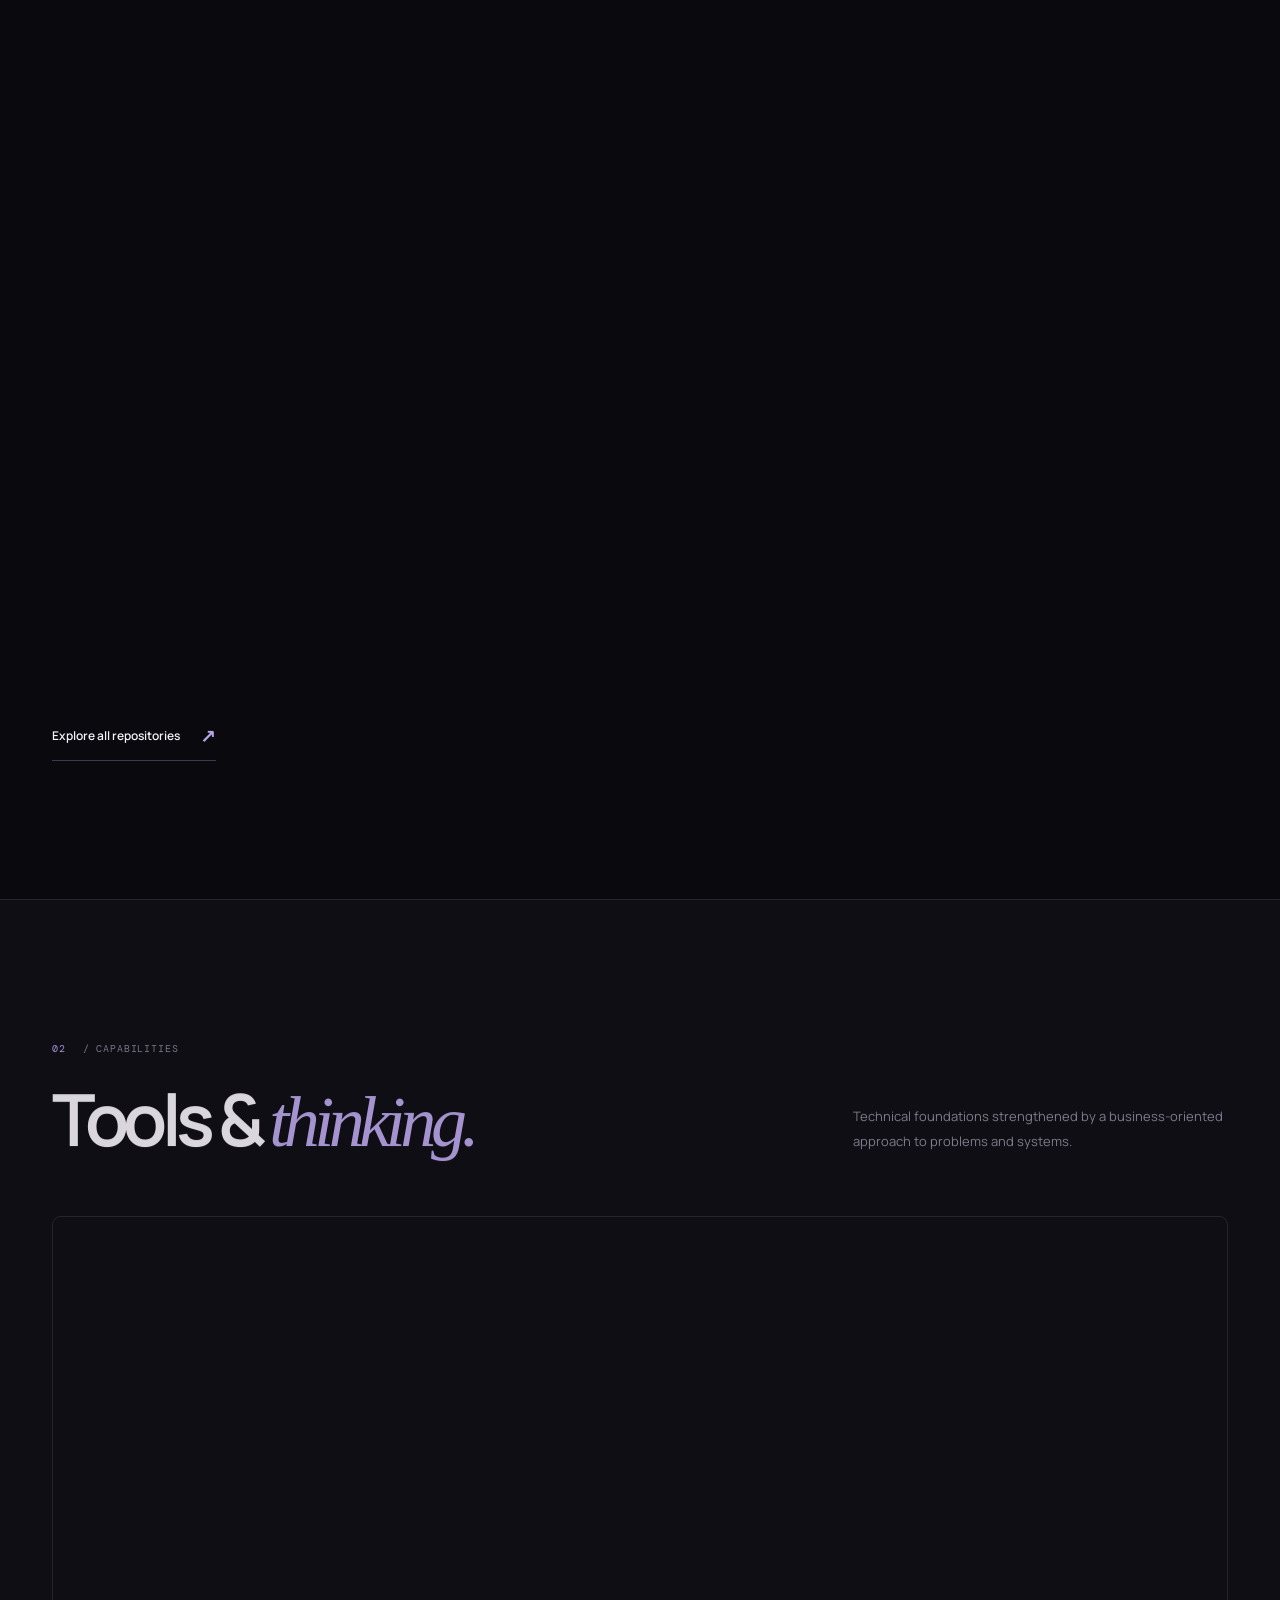
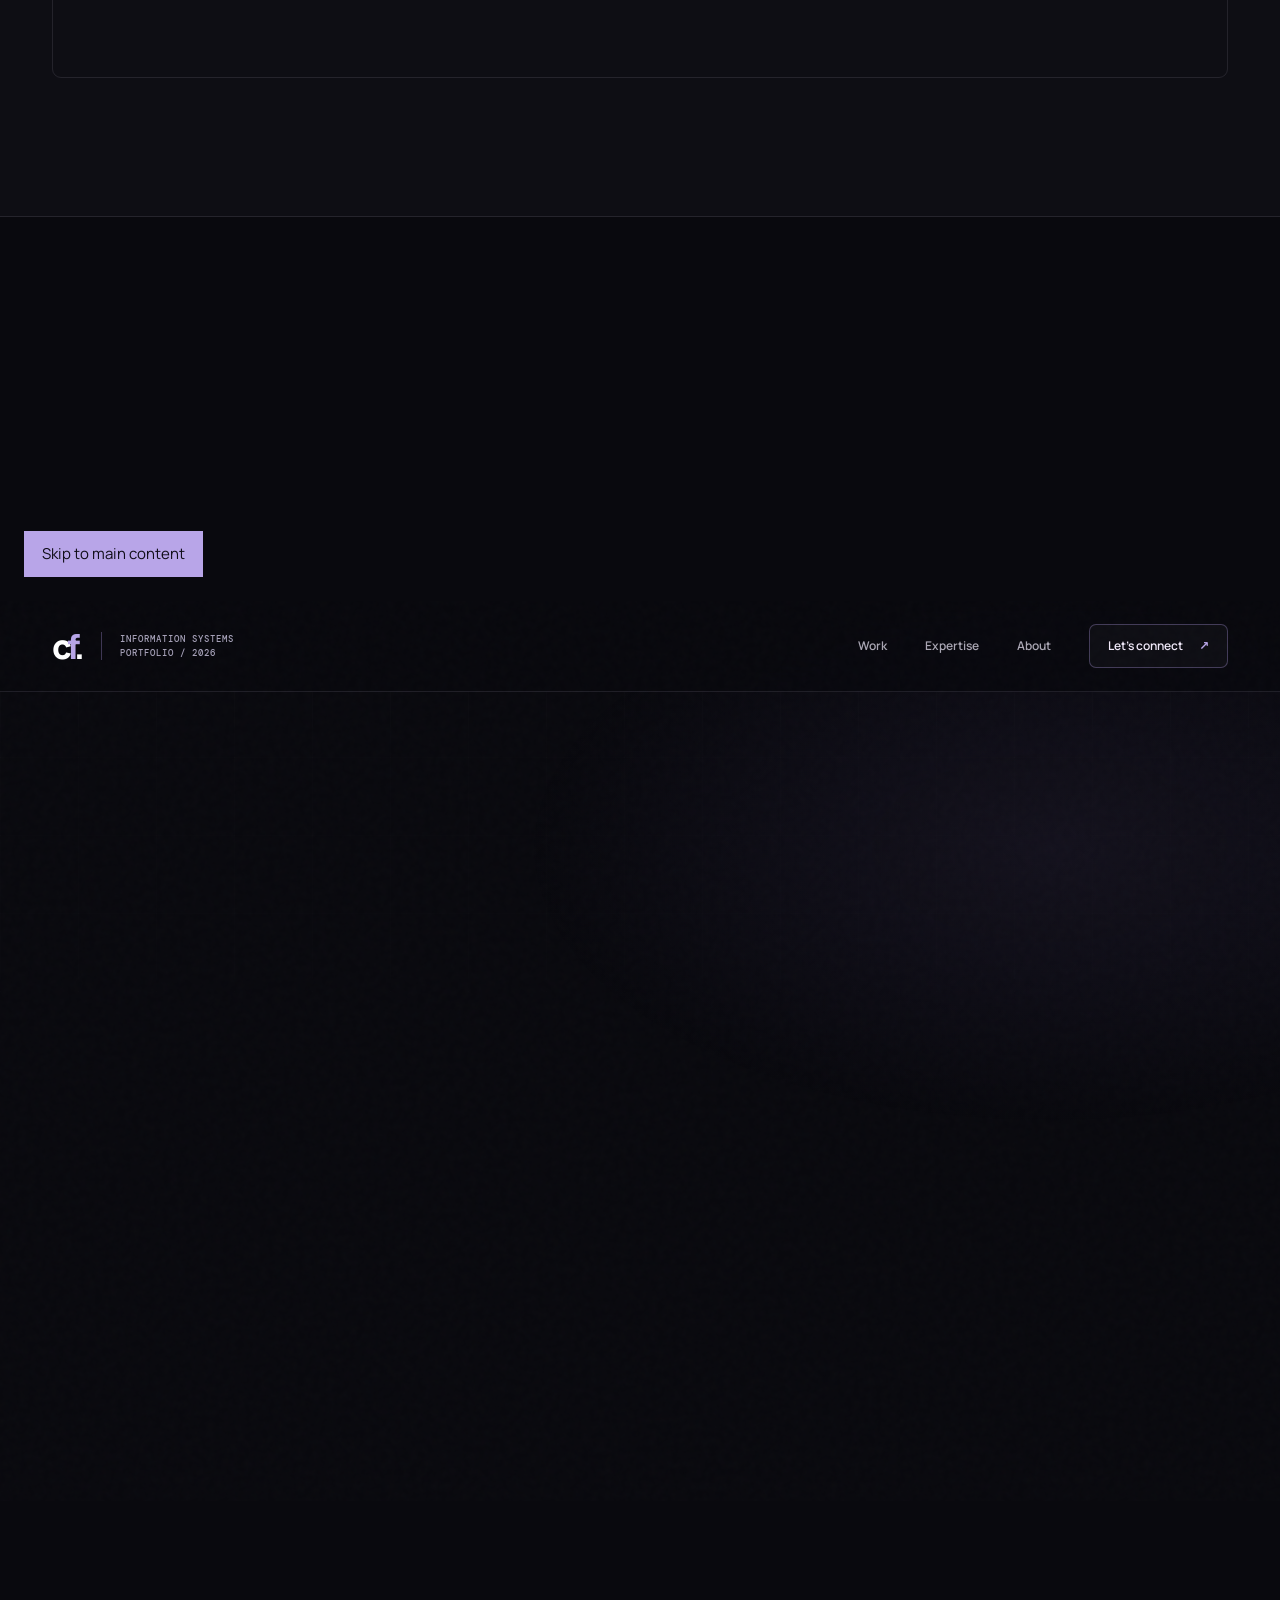
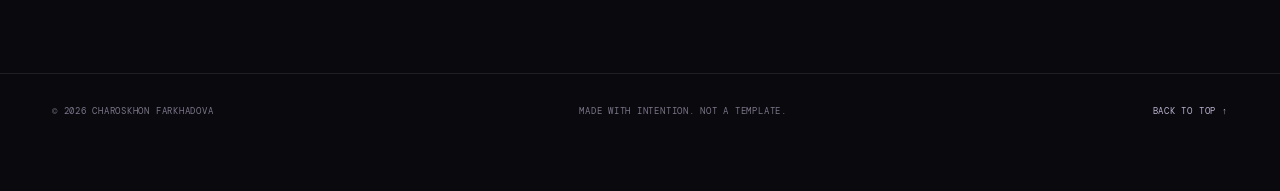
<file: contact.html>
<!doctype html>
<html lang="en">
<head><meta charset="utf-8"><meta name="viewport" content="width=device-width,initial-scale=1"><meta http-equiv="refresh" content="0;url=./index.html#contact"><link rel="canonical" href="https://requiembby.github.io/responsive-developer-portfolio/#contact"><title>Redirecting | Charoskhon Farkhadova</title></head>
<body><p>This portfolio is now one page. <a href="./index.html#contact">Continue to contact</a>.</p></body>
</html>
</file>
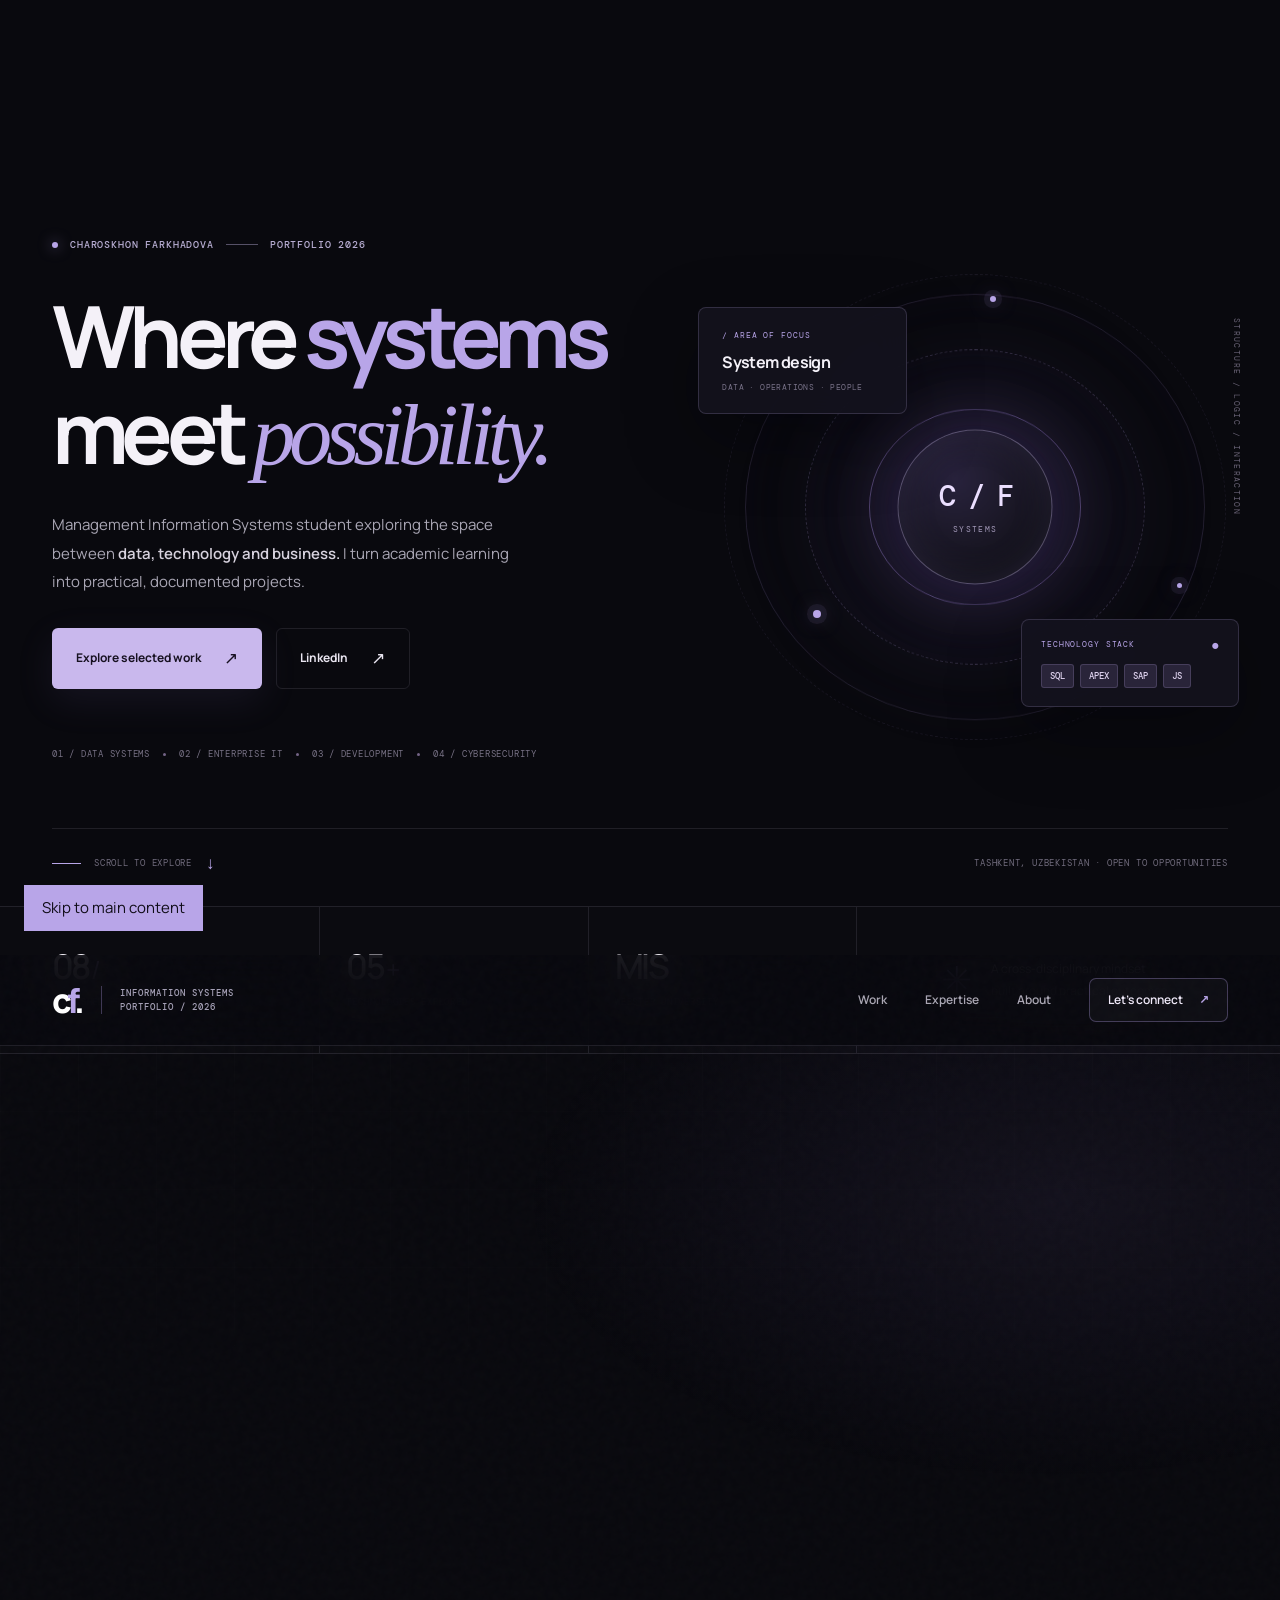
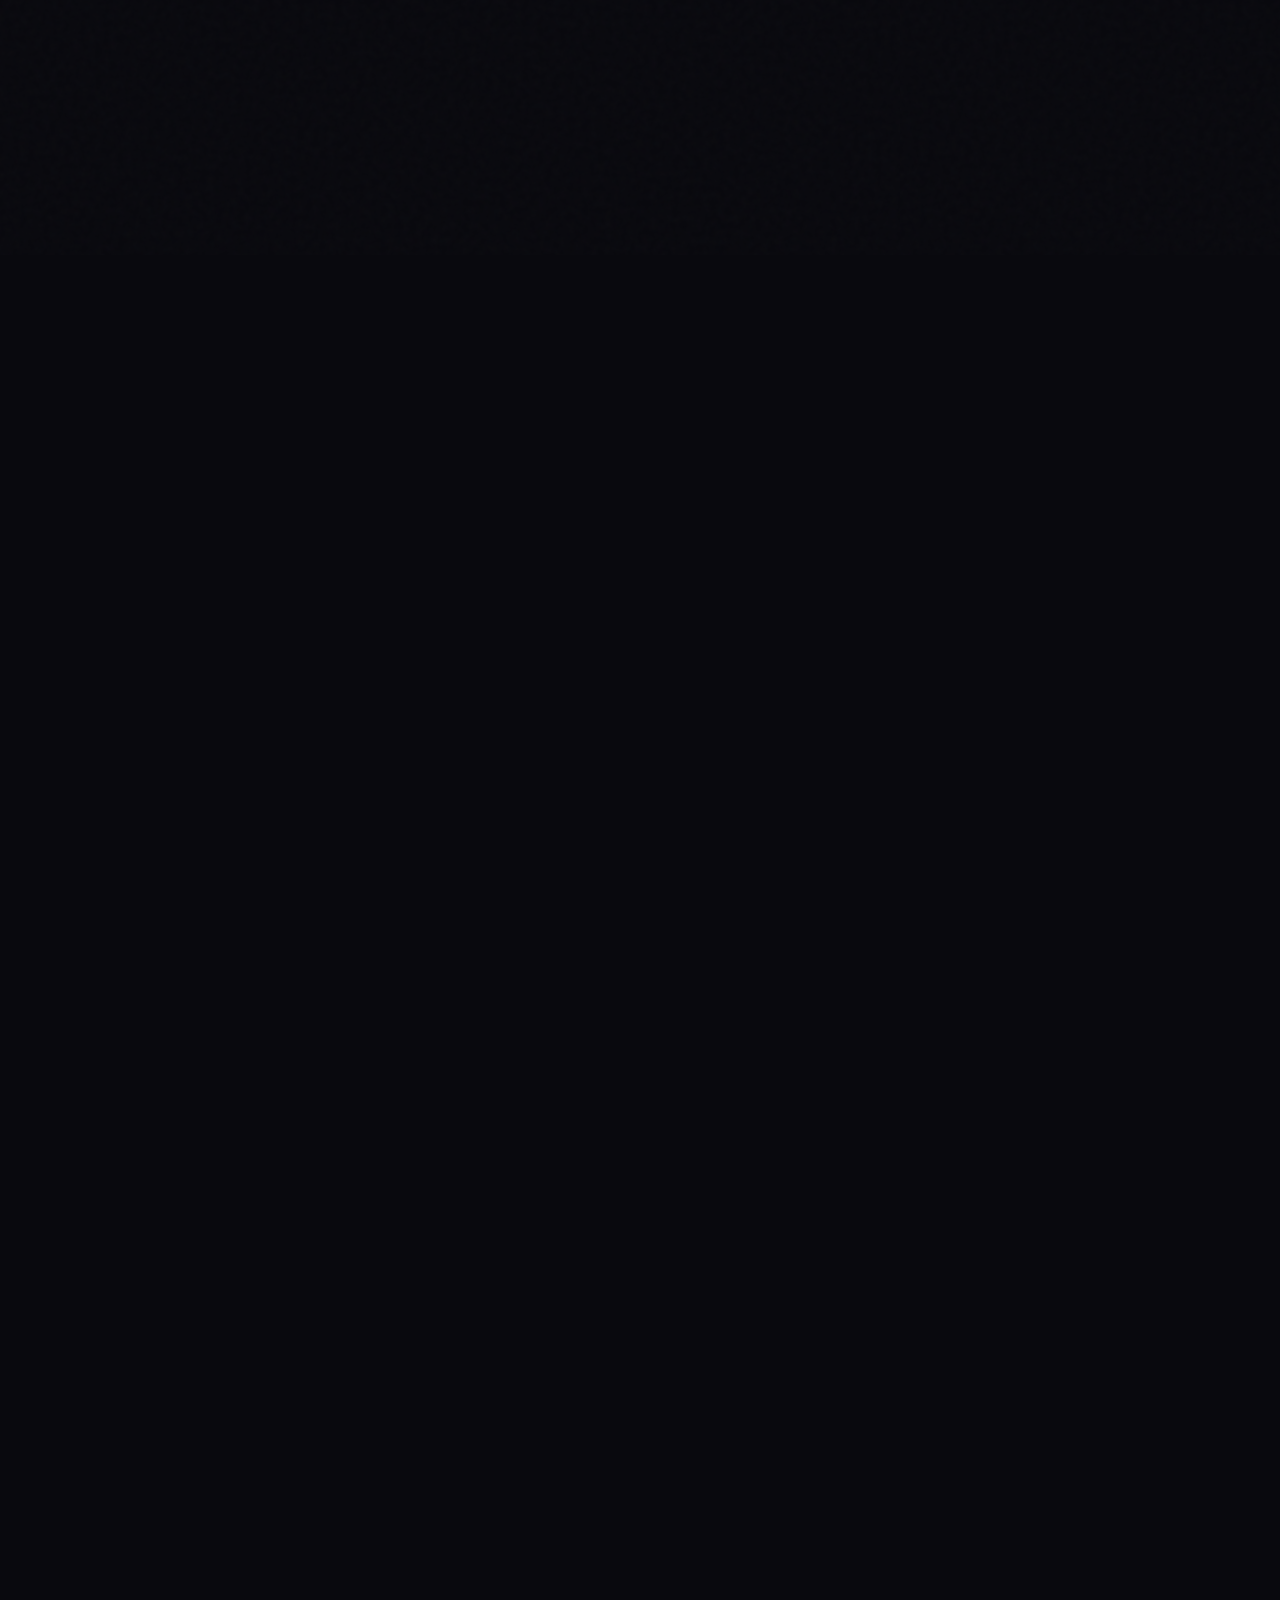
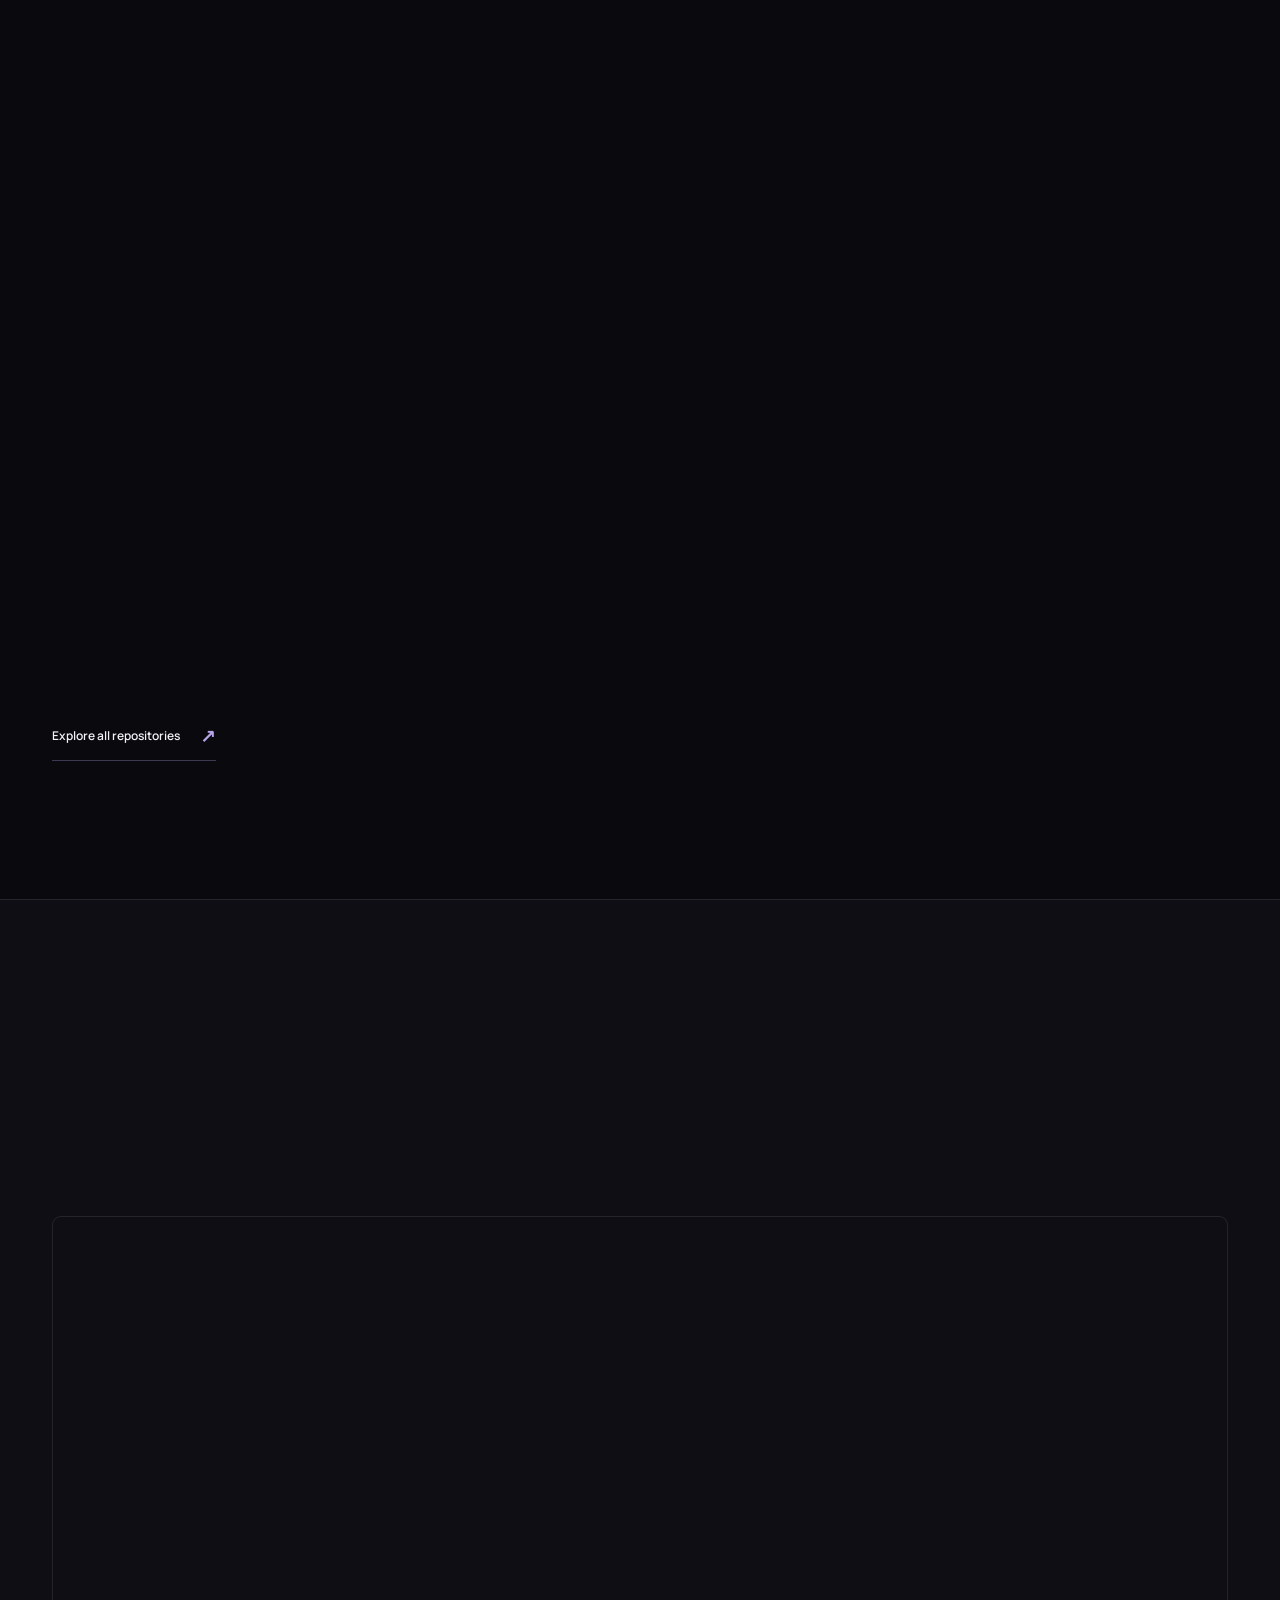
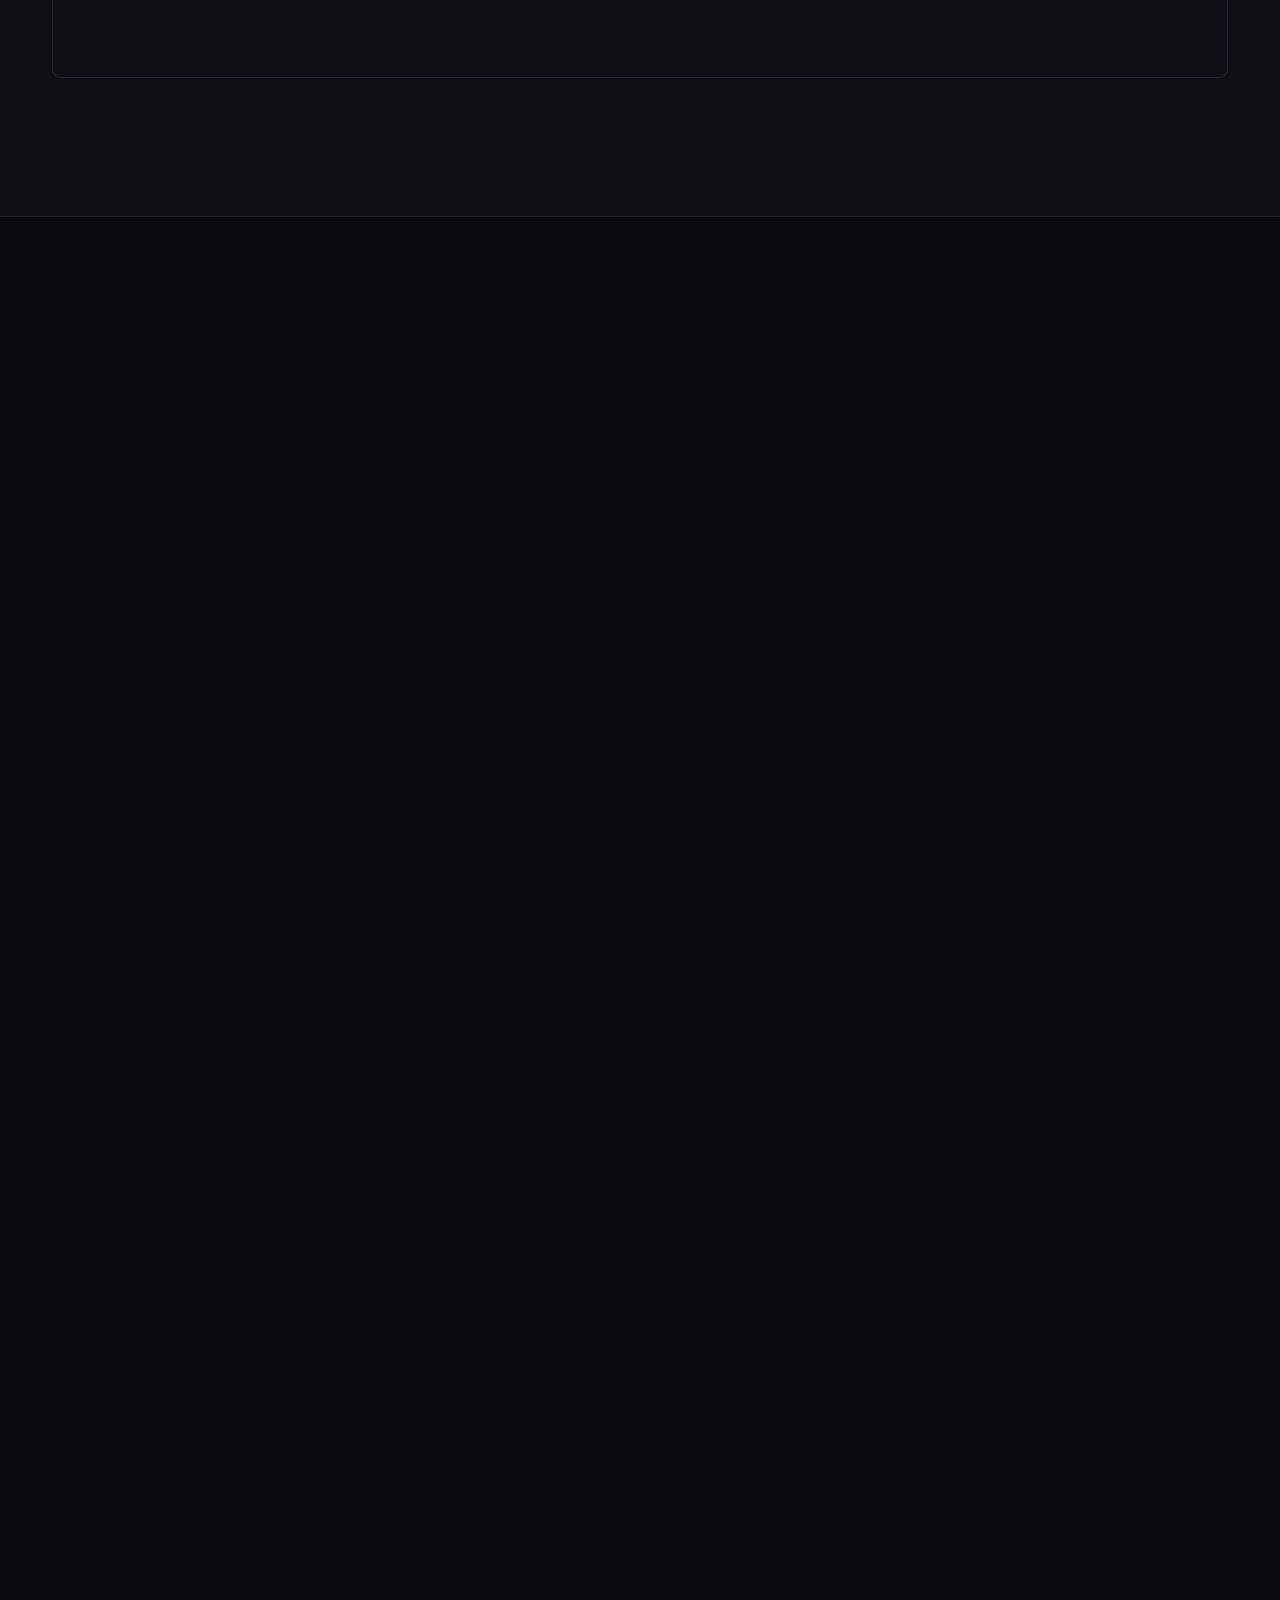
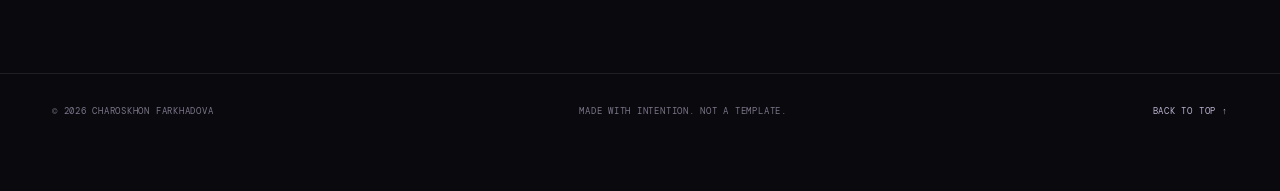
<file: projects.html>
<!doctype html>
<html lang="en">
<head><meta charset="utf-8"><meta name="viewport" content="width=device-width,initial-scale=1"><meta http-equiv="refresh" content="0;url=./index.html#work"><link rel="canonical" href="https://requiembby.github.io/responsive-developer-portfolio/#work"><title>Redirecting | Charoskhon Farkhadova</title></head>
<body><p>This portfolio is now one page. <a href="./index.html#work">Continue to projects</a>.</p></body>
</html>
</file>
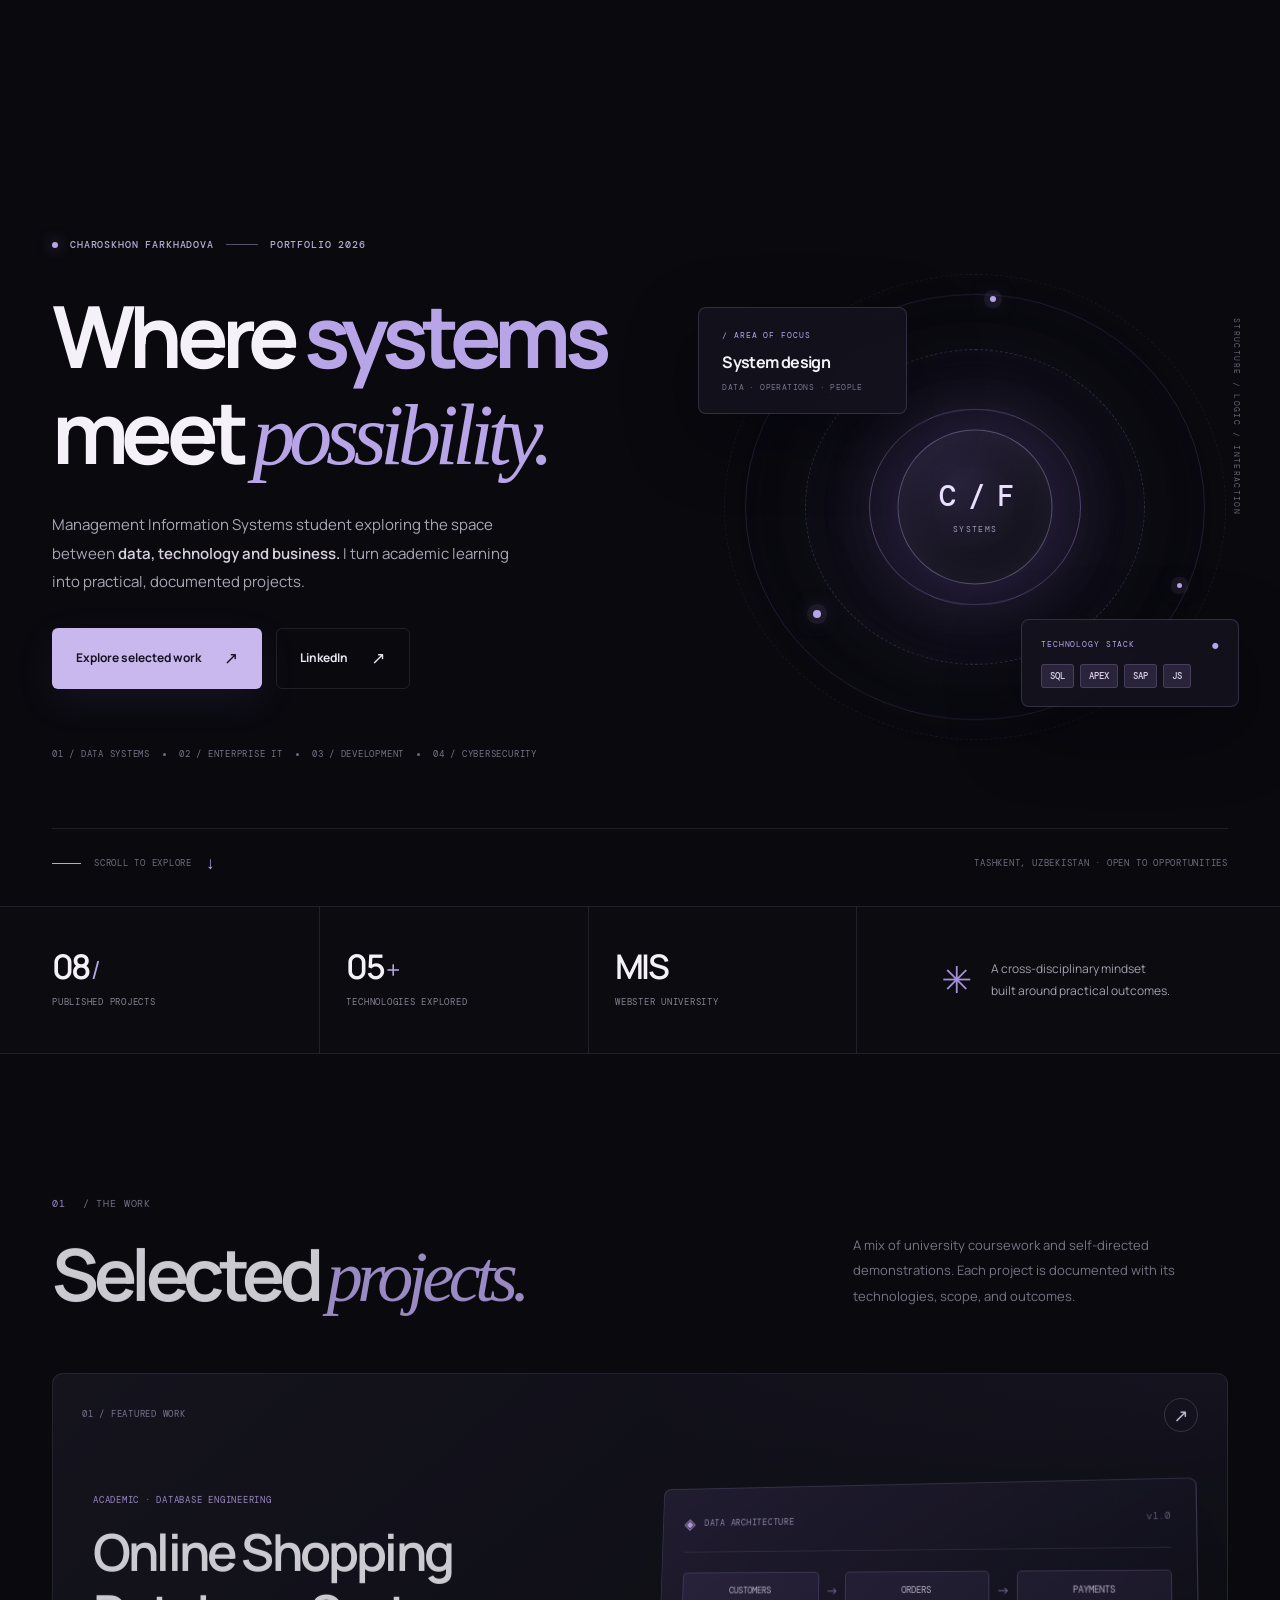
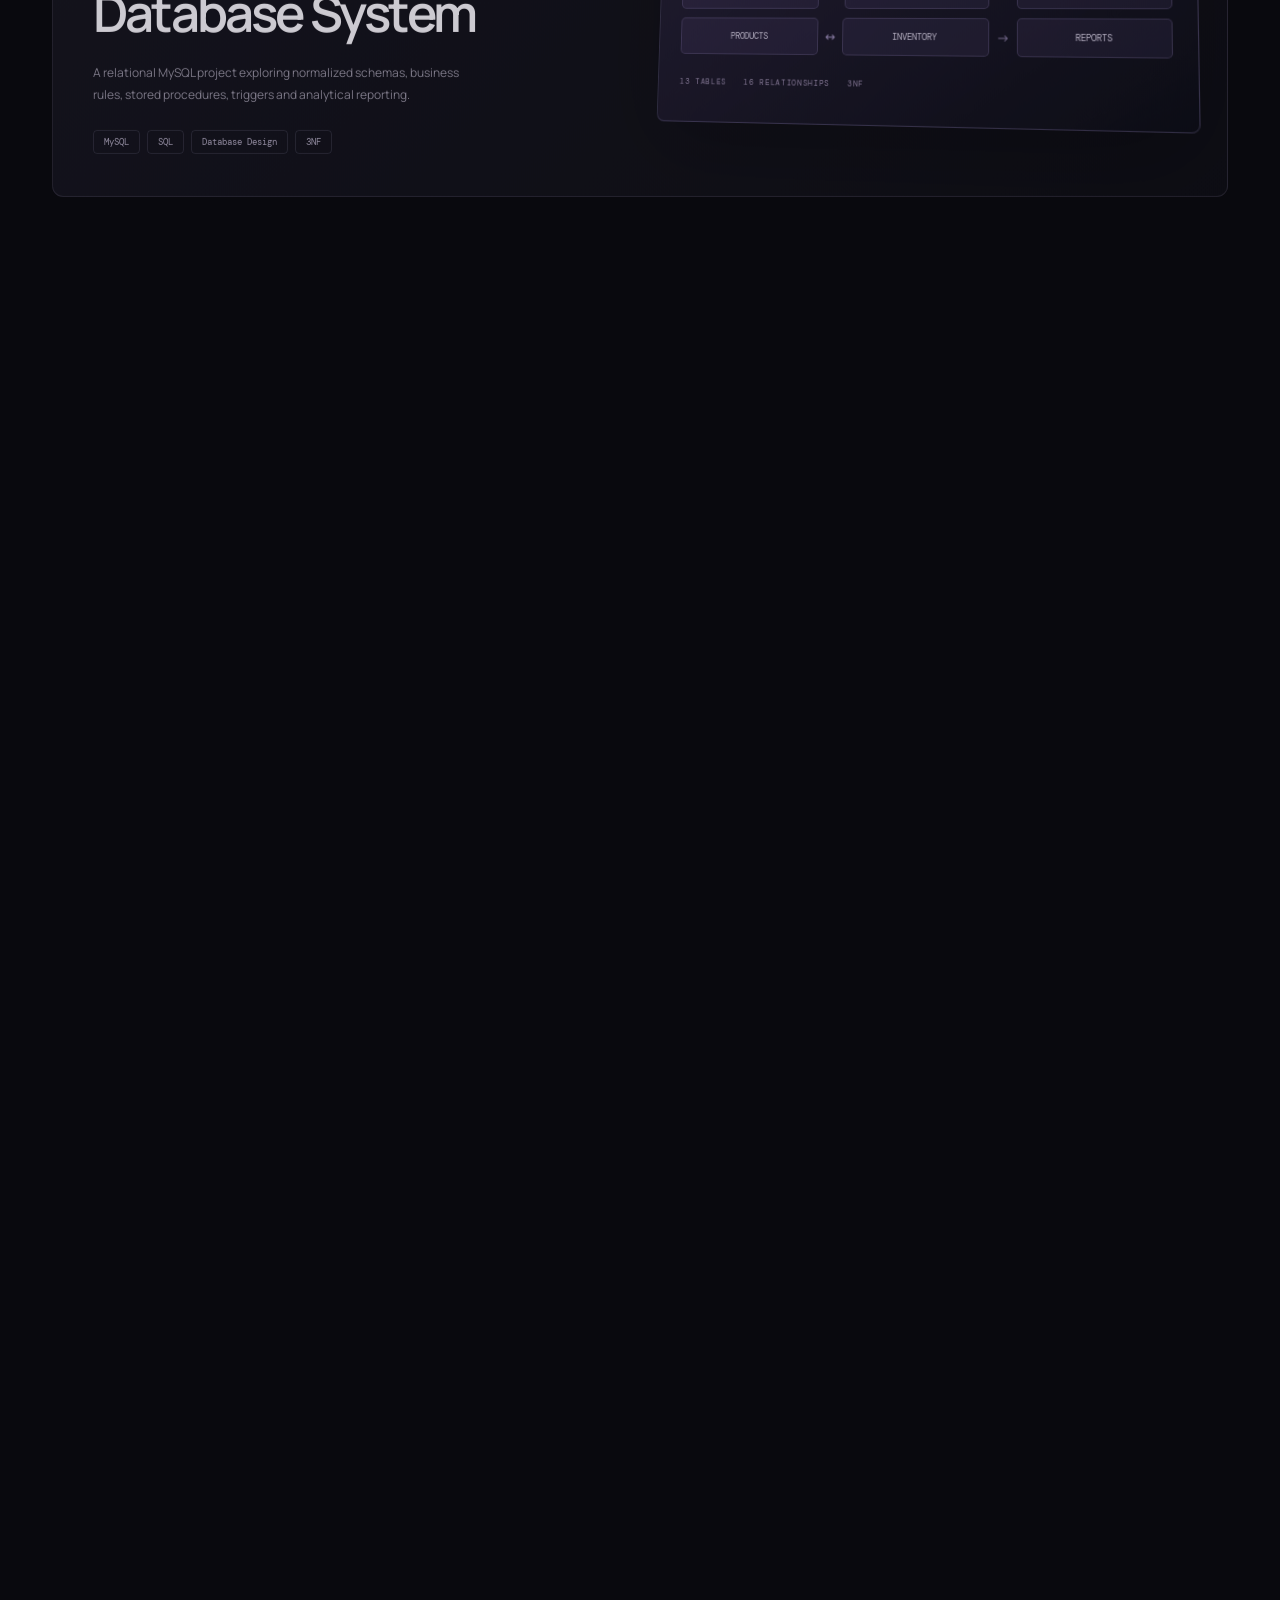
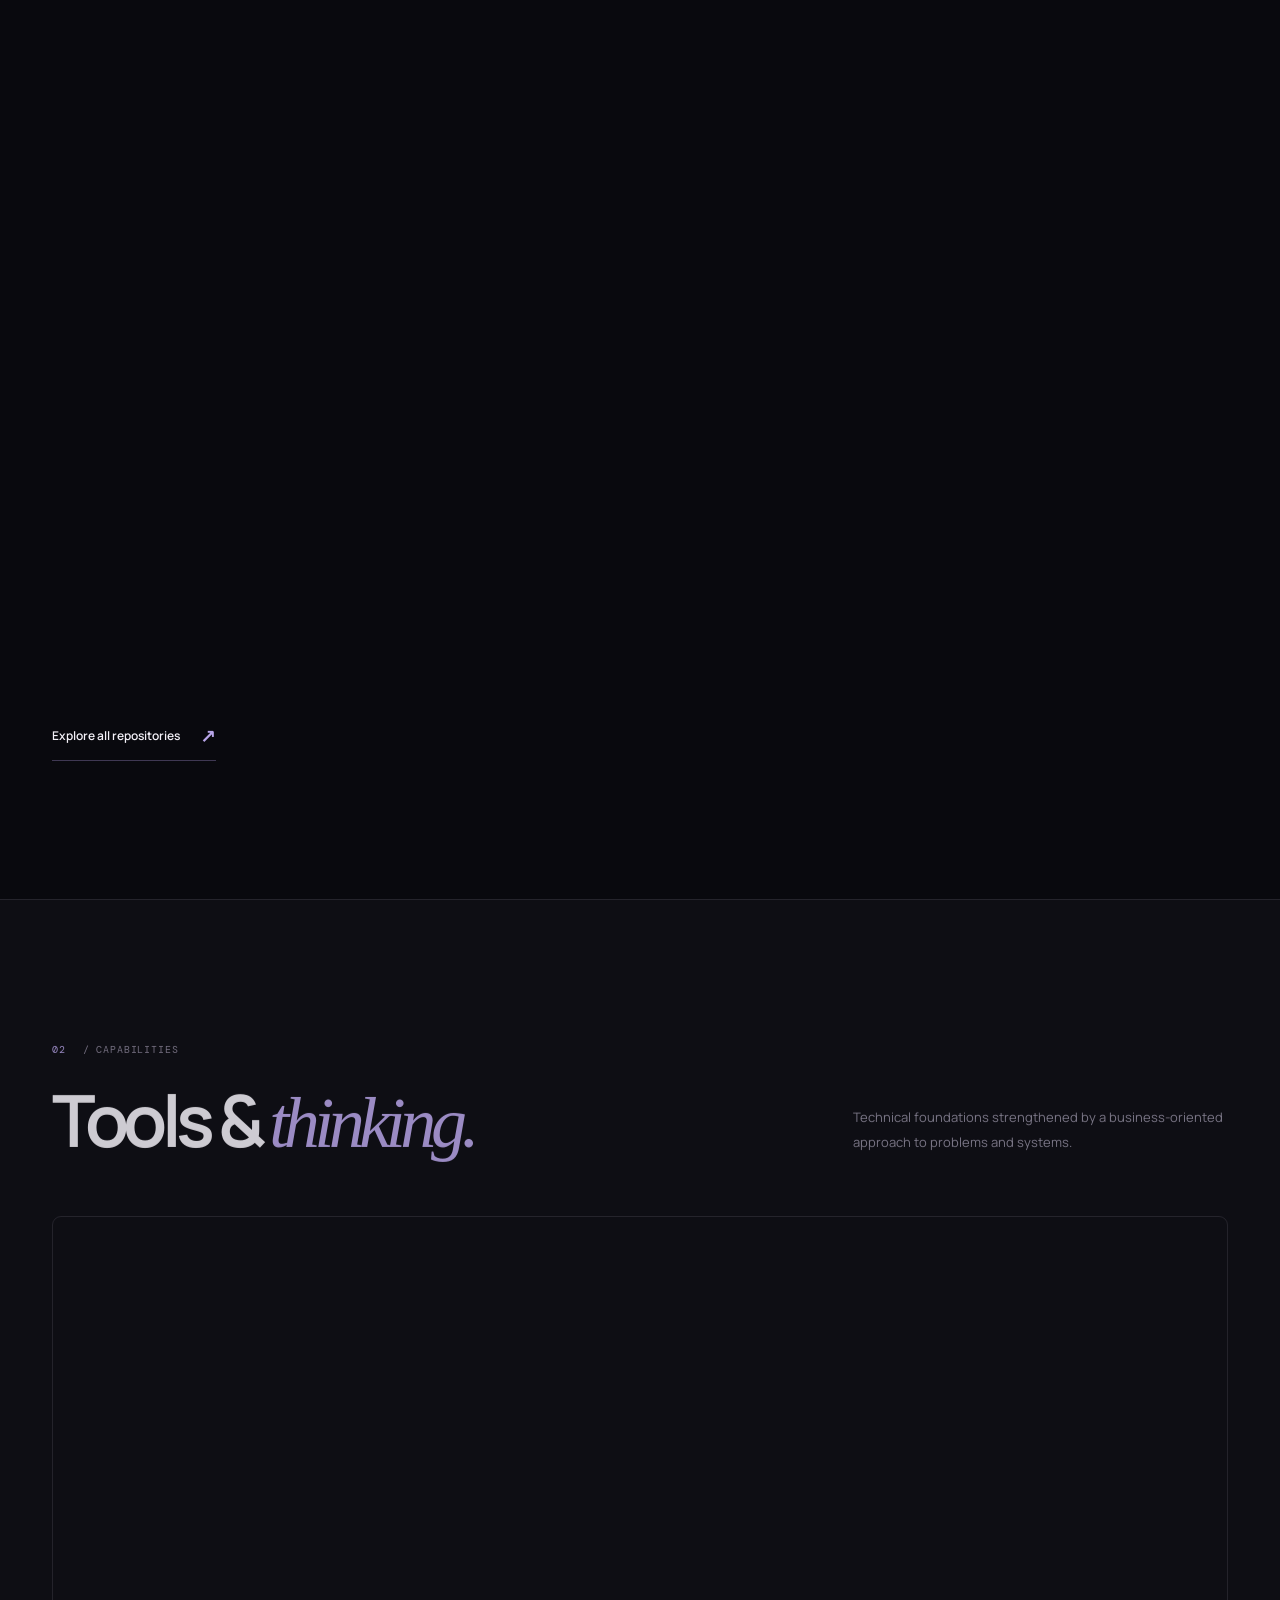
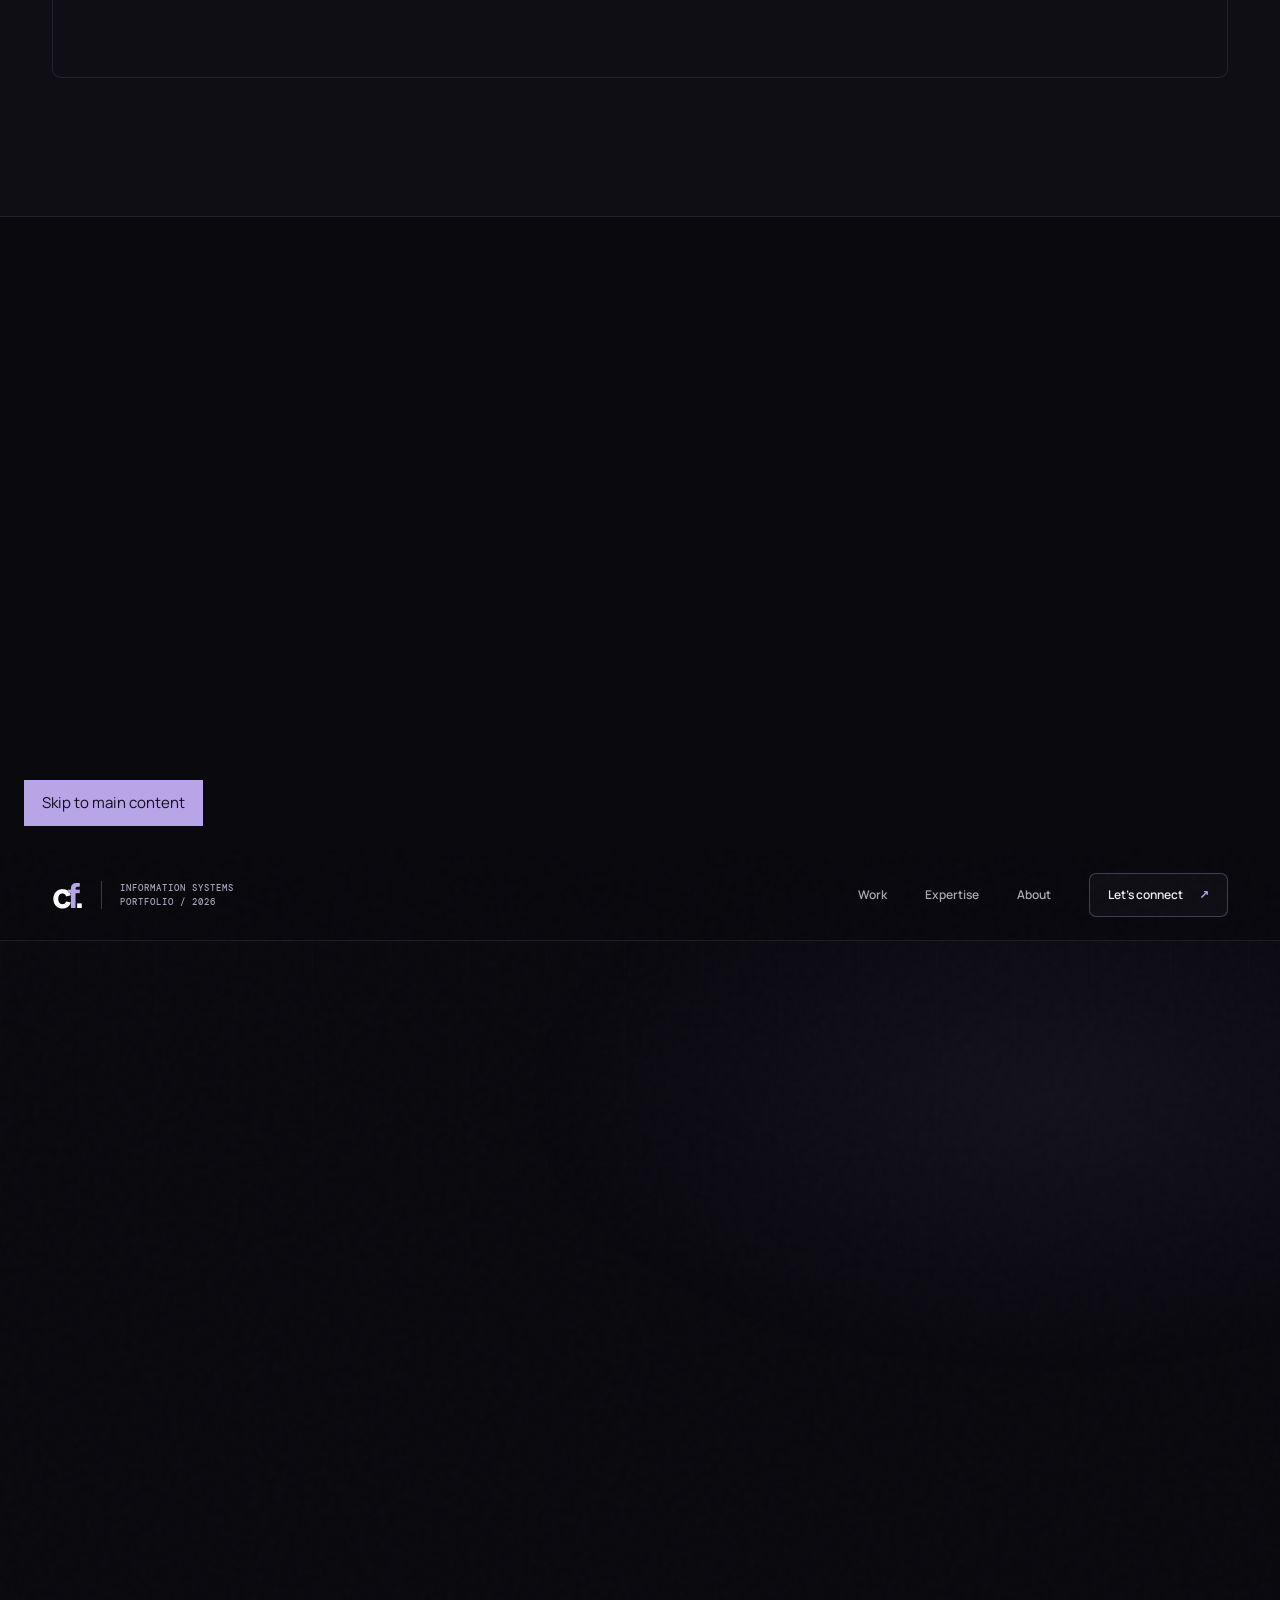
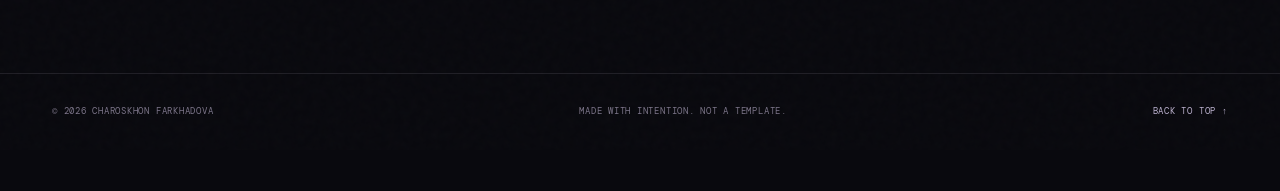
<file: skills.html>
<!doctype html>
<html lang="en">
<head><meta charset="utf-8"><meta name="viewport" content="width=device-width,initial-scale=1"><meta http-equiv="refresh" content="0;url=./index.html#expertise"><link rel="canonical" href="https://requiembby.github.io/responsive-developer-portfolio/#expertise"><title>Redirecting | Charoskhon Farkhadova</title></head>
<body><p>This portfolio is now one page. <a href="./index.html#expertise">Continue to skills</a>.</p></body>
</html>
</file>
<file: assets/styles.css>
/* Charoskhon Farkhadova — dark-tech editorial portfolio. */
:root {
  color-scheme: dark;
  --bg:#09090e; --panel:#121219; --panel2:#16161f; --surface:#101017;
  --ink:#f4f1f8; --muted:#a4a1b4; --soft:#777584;
  --accent:#b8a5e8; --accent-strong:#9d8bd2; --accent-dim:rgba(164,144,221,.13);
  --line:rgba(229,220,255,.10); --line-bright:rgba(196,173,255,.29);
  --font:"Manrope",system-ui,-apple-system,BlinkMacSystemFont,"Segoe UI",sans-serif;
  --mono:"DM Mono",ui-monospace,SFMono-Regular,Consolas,monospace;
  --max:1240px;
}
*{box-sizing:border-box}
html{scroll-behavior:smooth;scroll-padding-top:98px}
body{margin:0;min-width:320px;color:var(--ink);background:var(--bg);font:400 15px/1.7 var(--font);-webkit-font-smoothing:antialiased}
body::before{content:"";position:fixed;pointer-events:none;inset:0 0 auto;height:650px;z-index:-1;background:radial-gradient(ellipse 50% 52% at 82% 38%,rgba(104,84,153,.11),transparent 82%)}
::selection{background:#6e5ba4;color:#fff}
a{color:inherit;text-decoration:none}
button{font:inherit;cursor:pointer}
a:focus-visible,button:focus-visible{outline:2px solid var(--accent);outline-offset:5px}
img{max-width:100%;height:auto}
h1,h2,h3,p{margin-top:0}
button,a{-webkit-tap-highlight-color:transparent}
.container{width:min(var(--max),calc(100% - 104px));margin-inline:auto}
.page-grid{position:fixed;z-index:-2;inset:0;pointer-events:none;background-image:linear-gradient(rgba(255,255,255,.011) 1px,transparent 1px),linear-gradient(90deg,rgba(255,255,255,.011) 1px,transparent 1px);background-size:78px 78px;mask-image:linear-gradient(180deg,#000,transparent 84%)}
.grain{position:fixed;z-index:80;inset:0;opacity:.045;pointer-events:none;background-image:url("data:image/svg+xml,%3Csvg viewBox='0 0 150 150' xmlns='http://www.w3.org/2000/svg'%3E%3Cfilter id='n'%3E%3CfeTurbulence type='fractalNoise' baseFrequency='.8' numOctaves='3' stitchTiles='stitch'/%3E%3C/filter%3E%3Crect width='100%25' height='100%25' filter='url(%23n)' opacity='.45'/%3E%3C/svg%3E")}
.skip-link{position:fixed;top:-70px;left:24px;background:var(--accent);color:#100d18;padding:10px 18px;z-index:200}
.skip-link:focus{top:12px}
.section{padding:138px 0}
.site-header{height:91px;position:sticky;top:0;z-index:50;background:rgba(9,9,14,.88);border-bottom:1px solid var(--line);backdrop-filter:blur(28px);-webkit-backdrop-filter:blur(28px)}
.header-inner{height:100%;display:flex;align-items:center;justify-content:space-between;gap:32px}
.brand{display:inline-flex;align-items:center;gap:18px;min-width:0}
.brand-monogram{font-size:34px;letter-spacing:-.14em;font-weight:800;line-height:1;color:#fff;padding-right:3px}
.brand-monogram span{color:var(--accent)}
.brand-divider{height:28px;width:1px;background:var(--line-bright)}
.brand-description{font:500 9px/1.6 var(--mono);letter-spacing:.11em;color:#a6a1b8}
.navigation{display:flex;align-items:center;gap:38px}
.navigation>a{font-size:12px;font-weight:600;color:#aaa7b4;transition:color .2s}
.navigation>a:hover,.navigation>a.active{color:#f6f2fb}
.navigation>.nav-contact{padding:11px 18px;border:1px solid var(--line-bright);border-radius:7px;color:#f1eafa;background:rgba(255,255,255,.027)}
.nav-contact span{margin-left:14px;color:var(--accent)}
.navigation>.nav-contact:hover{border-color:var(--accent);background:var(--accent-dim)}
.menu-toggle{display:none}
.hero{padding-top:95px;padding-bottom:0;position:relative;overflow:clip}
.hero-layout{min-height:642px;display:grid;grid-template-columns:57% 43%;align-items:center;position:relative}
.hero-copy{position:relative;z-index:3;padding-bottom:16px}
.eyebrow,.section-index,.mini-label,.project-num,.project-kind,.hero-tags,.hero-bottom,.metric small,.column-marker,.contact-kicker,.contact-line,.footer-inner,.schema-head,.schema-foot,.rsa-caption,.student-window>span{font-family:var(--mono);font-size:10px;letter-spacing:.085em}
.eyebrow{display:flex;align-items:center;gap:12px;font-size:10px;font-weight:500;color:#b6acd1;white-space:nowrap;margin-bottom:35px}
.eyebrow-dot{display:inline-block;flex:0 0 auto;width:6px;height:6px;border-radius:50%;background:var(--accent);box-shadow:0 0 14px rgba(184,165,232,.65)}
.eyebrow-line{width:32px;height:1px;background:#565167}
.hero h1{font-weight:700;font-size:clamp(60px,6.7vw,105px);line-height:1.115;letter-spacing:-.078em;margin:0 0 28px;white-space:nowrap}
.hero h1 span{color:var(--accent)}
.hero h1 em{font-family:Georgia,"Times New Roman",serif;font-weight:400;letter-spacing:-.072em;font-style:italic;color:var(--accent)}
.hero-lead{max-width:485px;color:#aaa7b5;font-size:15px;line-height:1.9;margin:0 0 31px}
.hero-lead strong{color:#d7d2de;font-weight:600}
.hero-buttons{display:flex;gap:14px;align-items:center;flex-wrap:wrap}
.button{display:inline-flex;align-items:center;justify-content:center;gap:23px;padding:15px 23px;min-height:52px;border:1px solid transparent;font-size:12px;font-weight:700;transition:transform .22s,border-color .22s,background .22s}
.button:hover{transform:translateY(-3px)}
.button-primary{background:#c9b8ed;color:#171121;border-radius:6px;box-shadow:0 12px 38px rgba(131,111,178,.11)}
.button-primary:hover{background:#e0d2f5}
.button-quiet{border:1px solid var(--line);border-radius:6px;color:#e9e5f0}
.button-quiet:hover{border-color:var(--line-bright)}
.button span{font-size:17px;font-weight:400}
.hero-tags{display:flex;gap:13px;align-items:center;flex-wrap:wrap;color:#777184;margin-top:58px;font-size:9px}
.hero-tags i{width:3px;height:3px;border-radius:50%;background:#746486}
.hero-art{height:540px;width:100%;position:relative;isolation:isolate}
.orbit-glow{position:absolute;inset:12% 1% 10%;border-radius:50%;background:radial-gradient(circle,rgba(128,100,187,.23),rgba(103,86,157,.08) 36%,transparent 64%);filter:blur(30px)}
.orbit{position:absolute;border-radius:50%;border:1px solid rgba(177,148,239,.24);left:50%;top:50%;transform:translate(-50%,-50%) rotateX(22deg);box-shadow:inset 0 0 42px rgba(83,69,130,.06)}
.orbit-outer{width:460px;height:460px;border-color:rgba(187,162,238,.15);outline:1px dashed rgba(183,160,230,.09);outline-offset:20px}
.orbit-middle{width:340px;height:340px;animation:orbit-spin 32s linear infinite;border-style:dashed;border-color:rgba(185,166,234,.23)}
.orbit-inner{width:212px;height:212px;border-color:rgba(189,159,254,.35)}
.orbit-core{position:absolute;left:50%;top:50%;transform:translate(-50%,-50%);width:155px;height:155px;border-radius:50%;display:flex;flex-direction:column;align-items:center;justify-content:center;background:radial-gradient(circle at 37% 32%,#28223c,#121119 71%);border:1px solid rgba(201,186,244,.36);box-shadow:0 0 80px rgba(128,97,205,.24),inset 0 0 35px rgba(119,99,168,.18)}
.orbit-core>span{font:500 29px/1 var(--mono);letter-spacing:-.09em;color:#ebdfff}.orbit-core small{margin-top:13px;color:#a49aba;font:400 8px var(--mono);letter-spacing:.17em}
.art-node{position:absolute;background:var(--accent);border-radius:50%;box-shadow:0 0 0 6px rgba(181,157,234,.08),0 0 20px rgba(181,157,234,.6)}
.node-one{top:11%;left:53%;width:6px;height:6px}.node-two{left:18%;top:69%;width:8px;height:8px}.node-three{right:9%;top:64%;width:5px;height:5px}
.floating-panel{position:absolute;z-index:2;border:1px solid rgba(211,192,255,.17);background:rgba(20,19,30,.87);backdrop-filter:blur(16px);-webkit-backdrop-filter:blur(16px);box-shadow:0 25px 70px rgba(3,2,8,.35);border-radius:8px}
.panel-top{left:-24px;top:13%;display:flex;flex-direction:column;padding:21px 23px;min-width:209px;gap:6px}
.mini-label{font-size:8px;color:var(--accent);letter-spacing:.11em}
.panel-top strong{font-size:16px;letter-spacing:-.04em}.panel-top small{font:400 8px var(--mono);letter-spacing:.05em;color:#797389}
.panel-bottom{right:-11px;bottom:13%;padding:18px 19px;min-width:218px}
.panel-heading{display:flex;align-items:center;justify-content:space-between;margin-bottom:12px}.purple-signal{font-size:8px;color:var(--accent)}
.stack-pills{display:flex;gap:6px}.stack-pills span{font:500 9px var(--mono);padding:5px 8px;border:1px solid rgba(200,176,244,.18);color:#ddd1ed;background:#292439;border-radius:3px}
.art-side-label{position:absolute;right:-14px;top:15%;writing-mode:vertical-rl;font:400 8px var(--mono);letter-spacing:.17em;color:#666072}
@keyframes orbit-spin{to{transform:translate(-50%,-50%) rotate(360deg) rotateX(22deg)}}
.hero-bottom{border-top:1px solid var(--line);display:flex;align-items:center;justify-content:space-between;padding:20px 0 28px;color:#716c7d;font-size:9px}
.hero-bottom-left{display:flex;align-items:center;gap:13px}.tiny-line{width:29px;height:1px;background:var(--accent)}.arrow-down{font-size:17px;color:#b8a5e8}
.metrics{border-top:1px solid var(--line);border-bottom:1px solid var(--line);background:rgba(255,255,255,.012)}
.metric-layout{display:grid;grid-template-columns:1fr 1fr 1fr 1.38fr}
.metric{min-height:146px;padding:33px 26px;border-right:1px solid var(--line);display:flex;flex-direction:column;gap:12px;justify-content:center}
.metric:first-child{padding-left:0}.metric:last-child{border-right:0}
.metric strong{font-size:34px;font-weight:600;line-height:1;letter-spacing:-.075em}.metric strong span{color:var(--accent);font-weight:400;font-size:25px}
.metric small{font-size:9px;color:#878190}
.metric-note{display:flex;flex-direction:row;align-items:center;gap:19px;padding-right:0}.metric-note p{font-size:12px;color:#a49fae;line-height:1.85;margin:0}.note-spark{font-size:37px;font-weight:400;color:#a38fd7}
.section-intro{display:flex;justify-content:space-between;align-items:flex-end;gap:60px;margin-bottom:55px}
.section-index{color:#8c8599;font-size:10px;margin-bottom:21px}.section-index .number{color:var(--accent);margin-right:10px}
.section-intro h2,.about h2{font-size:clamp(43px,5.7vw,72px);line-height:1.14;letter-spacing:-.076em;font-weight:650;margin:0}
.section-intro h2 span,.about h2 span{color:var(--accent);font-family:Georgia,"Times New Roman",serif;font-weight:400;font-style:italic}
.section-intro>p{max-width:375px;font-size:13px;line-height:1.95;color:#918c9e;margin:0 0 9px}
.projects-grid{display:grid;grid-template-columns:repeat(2,minmax(0,1fr));gap:18px}
.project-card{display:flex;flex-direction:column;position:relative;min-width:0;border:1px solid rgba(218,202,255,.12);background:linear-gradient(140deg,rgba(25,24,35,.96),rgba(15,15,22,.98));border-radius:11px;min-height:466px;overflow:hidden;transition:transform .28s,border-color .28s,box-shadow .28s}
.project-card:hover{transform:translateY(-5px);border-color:rgba(189,164,245,.4);box-shadow:0 18px 62px rgba(0,0,0,.28),0 0 0 1px rgba(189,164,245,.045)}
.project-card:focus-visible{outline-offset:6px}
.project-card::before{content:"";pointer-events:none;position:absolute;inset:0;background:radial-gradient(ellipse 65% 55% at 100% 0%,rgba(154,117,217,.07),transparent 80%);opacity:.7}
.project-top{position:relative;z-index:1;display:flex;justify-content:space-between;align-items:center;padding:24px 29px 0}
.project-num{color:#928aa6;font-size:9px}.open-arrow{display:grid;place-items:center;border:1px solid rgba(224,207,255,.22);border-radius:50%;height:34px;width:34px;font-size:18px;color:#e6ddfa;transition:transform .2s,background .2s}
.project-card:hover .open-arrow{transform:rotate(45deg);background:var(--accent-dim)}
.project-body{position:relative;z-index:1;margin-top:auto;padding:12px 31px 32px}
.project-kind{font-size:9px;color:var(--accent);display:block;margin-bottom:13px}
.project-body h3{font-size:clamp(25px,2.55vw,34px);letter-spacing:-.055em;line-height:1.2;font-weight:620;margin:0 0 13px}
.project-body p{font-size:12px;line-height:1.85;max-width:410px;color:#938e9f;margin-bottom:24px}
.tag-row{display:flex;flex-wrap:wrap;gap:7px}
.tag-row span{border:1px solid rgba(209,197,241,.13);border-radius:4px;padding:5px 10px;font:400 9px var(--mono);color:#afa7bf}
.project-graphic{position:relative;height:163px;margin:11px 20px 9px;overflow:hidden;border-radius:5px;display:grid;place-items:center;background:linear-gradient(120deg,rgba(102,78,143,.12),rgba(19,18,31,.18))}
.project-graphic::after{content:"";pointer-events:none;position:absolute;inset:0;background-image:linear-gradient(rgba(230,220,255,.025) 1px,transparent 1px),linear-gradient(90deg,rgba(230,220,255,.025) 1px,transparent 1px);background-size:27px 27px;mask-image:linear-gradient(90deg,transparent,#000,transparent)}
.project-featured{grid-column:span 2;min-height:424px;display:grid;grid-template-columns:1fr 1fr;grid-template-rows:auto 1fr}
.project-featured .project-top{grid-column:1/-1}
.project-featured .project-body{grid-column:1;grid-row:2;padding:48px 40px 42px}
.project-featured .project-body h3{font-size:clamp(34px,4vw,51px);margin-bottom:18px}
.project-featured .project-body p{max-width:390px}
.featured-grid{grid-column:2;grid-row:2;align-self:center;padding:20px 40px 40px 5px}
.db-diagram{min-height:244px;border:1px solid rgba(181,167,230,.24);border-radius:8px;background:linear-gradient(145deg,rgba(46,38,67,.72),rgba(13,14,23,.82));box-shadow:0 25px 90px rgba(0,0,0,.23);padding:23px;transform:perspective(750px) rotateY(-8deg) rotateX(4deg);transition:transform .35s}
.project-card:hover .db-diagram{transform:perspective(750px) rotateY(-3deg) rotateX(1deg)}
.schema-head{display:flex;gap:9px;align-items:center;color:#ada2c7;font-size:9px;padding-bottom:16px;border-bottom:1px solid rgba(255,255,255,.1)}.schema-head>span:last-child{margin-left:auto;color:#6f6886}.schema-signal{color:#d3b9ff;font-size:16px}
.schema-nodes{display:flex;align-items:center;justify-content:space-between;gap:7px;padding-top:21px}
.schema-nodes span{display:grid;place-items:center;flex:1;min-width:0;padding:12px 4px;border:1px solid rgba(206,181,255,.18);border-radius:5px;background:rgba(156,129,216,.1);font:400 9px var(--mono);letter-spacing:0;color:#d7d0e4}
.schema-nodes b{color:#9f8fbd;font-size:13px;font-weight:400}.schema-nodes.second{padding-top:9px}
.schema-foot{margin-top:22px;display:flex;gap:18px;color:#9a8bac;font-size:8px}
.mini-browser{position:relative;width:72%;height:145px;border:1px solid rgba(182,163,227,.28);background:#171521;border-radius:6px;box-shadow:0 15px 40px rgba(0,0,0,.28);overflow:hidden;transform:translateY(12px)}
.browser-tabs{height:26px;border-bottom:1px solid rgba(230,218,255,.1);display:flex;align-items:center;gap:4px;padding-left:10px}
.browser-tabs i{width:5px;height:5px;border-radius:50%;background:#716785}.browser-tabs span{margin-left:auto;padding-right:13px;font:400 8px var(--mono);color:#847993}
.browser-sidebar{position:absolute;top:26px;left:0;bottom:0;width:33px;background:#222035;border-right:1px solid rgba(230,218,255,.11)}
.browser-lines{position:absolute;top:48px;left:51px;right:15px;display:grid;gap:12px}
.browser-lines span{height:7px;border-radius:4px;background:linear-gradient(90deg,rgba(202,176,241,.34),rgba(202,176,241,.065))}
.browser-lines span:nth-child(2){width:75%}.browser-lines span:nth-child(3){width:88%}.browser-lines span:nth-child(4){width:62%}
.browser-chart{position:absolute;right:14px;bottom:10px;display:flex;align-items:end;gap:7px;height:34px}
.browser-chart i{display:block;background:#8e72ba;width:8px;border-radius:3px 3px 0 0}.browser-chart i:nth-child(1){height:16px}.browser-chart i:nth-child(2){height:23px}.browser-chart i:nth-child(3){height:31px}.browser-chart i:nth-child(4){height:18px}
.student-window{width:69%;padding:18px 19px;background:rgba(29,26,42,.89);border:1px solid rgba(188,161,236,.28);border-radius:6px;transform:rotate(-3deg)}
.student-window>span{color:#ad9fc1;font-size:8px}.student-row{display:flex;gap:14px;align-items:center;border-bottom:1px solid rgba(255,255,255,.075);padding:11px 0}
.student-row i{width:18px;height:18px;border-radius:50%;background:#574a75}.student-row b{height:6px;width:39%;border-radius:2px;background:#65587d}.student-row em{height:6px;width:18%;margin-left:auto;border-radius:2px;background:#8e79b5}
.student-bubble{position:absolute;right:13%;top:21%;width:31px;height:31px;display:grid;place-items:center;background:#392c54;border:1px solid #aa90db;border-radius:50%;color:#e3d3ff}
.flow-graphic{gap:8px;grid-template-columns:repeat(5,auto);justify-content:center}.flow-node{font:500 10px var(--mono);color:#d2c5e8;letter-spacing:.06em;border:1px solid rgba(190,171,226,.28);background:rgba(110,91,146,.13);padding:14px 13px;border-radius:4px}.flow-graphic>span{color:#9b83bf}
.rsa-graphic{display:flex;flex-direction:column;gap:12px}.key-circle{height:71px;width:71px;border:1px solid rgba(217,194,255,.5);border-radius:50%;display:grid;place-items:center;color:#d9c7f2;font:400 41px/1 var(--mono);box-shadow:0 0 42px rgba(129,97,194,.16)}
.rsa-caption{display:flex;gap:13px;align-items:center;font-size:9px;color:#b9a9d2}.rsa-caption i{font-size:15px;font-style:normal;color:#897ba7}
.web-window{width:65%;height:115px;border:1px solid rgba(220,199,255,.25);border-radius:6px;background:#1b1928;transform:perspective(440px) rotateY(-10deg) rotateX(5deg);padding:17px;box-shadow:16px 15px 46px rgba(5,4,10,.3)}
.web-window span{font:400 12px var(--mono);color:#d1baf3}.web-window i{display:block;height:6px;width:83%;background:#63587c;margin-top:10px;border-radius:3px}.web-window i:nth-of-type(2){width:67%}.web-window i:nth-of-type(3){width:42%}

/* REQUIEM SecretGuard — an illustrative demo scan, not a real security result. */
.secretguard-graphic{background:radial-gradient(ellipse at 70% 40%,rgba(152,114,220,.22),transparent 72%),linear-gradient(120deg,#1c172a,#100f1b)}
.secretguard-console{width:min(79%,380px);padding:14px 17px 12px;position:relative;z-index:1;background:linear-gradient(145deg,#211933,#151321);border:1px solid rgba(204,169,255,.35);border-radius:8px;box-shadow:0 17px 42px #0006;transform:translateY(6px) rotate(-2deg)}
.secretguard-console-head{display:flex;align-items:center;gap:6px;padding-bottom:9px;border-bottom:1px solid rgba(210,190,249,.16);font:500 8px var(--mono);letter-spacing:.07em;color:#cbb8e9}
.secretguard-dot{width:6px;height:6px;border-radius:50%;background:#b8a5e8;box-shadow:0 0 9px #a98ae4}
.secretguard-version{margin-left:auto;color:#85749d}
.secretguard-console-stats{display:flex;align-items:center;justify-content:space-between;padding:10px 0;font:400 8px var(--mono);color:#9082aa;letter-spacing:.055em}
.secretguard-console-stats strong{font:500 23px/1 var(--mono);color:#e3d7f5;letter-spacing:-.07em}
.secretguard-console-stats small{font:400 8px var(--mono);color:#9c91af;letter-spacing:.04em}
.secretguard-console-row{display:flex;gap:7px;align-items:center;padding:6px 0;border-top:1px solid rgba(210,190,249,.09);font:400 8px var(--mono);color:#b6abc8}
.secretguard-console-row b{margin-left:auto;font-size:7px;font-weight:500;color:#e8b2c8}
.secretguard-signal{width:5px;height:5px;border-radius:50%;background:#e6b38b;flex-shrink:0}
.secretguard-signal.is-critical{background:#e493b8}
@media(max-width:390px){.secretguard-console{width:90%}}

.all-work{display:inline-flex;gap:20px;align-items:center;margin-top:36px;padding-bottom:8px;border-bottom:1px solid var(--line-bright);font-size:12px;font-weight:600}.all-work span{color:var(--accent);font-size:19px}
.expertise{background:#0e0e14;border-top:1px solid var(--line);border-bottom:1px solid var(--line)}
.expertise-grid{display:grid;grid-template-columns:repeat(3,minmax(0,1fr));border:1px solid var(--line);border-radius:9px;overflow:hidden}
.skill-column{padding:35px 32px 36px;min-height:360px;border-right:1px solid var(--line)}.skill-column:last-child{border:0}
.column-marker{color:var(--accent);margin-bottom:42px;font-size:11px}
.skill-column h3{font-size:22px;letter-spacing:-.05em;margin:0 0 10px;font-weight:650}
.skill-column>p{color:#8c8798;font-size:12px;line-height:1.8;max-width:280px;min-height:60px;margin-bottom:28px}
.skill-column ul{list-style:none;margin:0;padding:0}.skill-column li{display:flex;gap:13px;align-items:center;margin-top:14px;color:#c6c1d0;font-size:12px}
.skill-column li::before{content:"+";font:500 12px var(--mono);color:var(--accent)}
.about-grid{display:grid;grid-template-columns:.92fr 1.08fr;gap:88px}
.about h2{line-height:1.22}.about-copy{padding-top:17px}
.about-statement{font-size:clamp(20px,2.3vw,28px);line-height:1.6;letter-spacing:-.04em;color:#eeeaf2;font-weight:500;margin-bottom:25px}
.about-copy>p:not(.about-statement){font-size:13px;line-height:2.05;color:#a49faf;max-width:560px;margin-bottom:21px}
.education-line{border-top:1px solid var(--line);margin-top:38px;padding-top:24px;display:flex;align-items:center;gap:17px}
.edu-icon{font-size:20px;color:#fff;font-weight:700;letter-spacing:-.06em;border:1px solid rgba(234,224,255,.24);border-radius:5px;height:44px;width:44px;display:grid;place-items:center}
.education-line div{display:flex;flex-direction:column;gap:4px}.education-line strong{font-size:12px}.education-line div span{font-size:10px;color:#9c96a7}
.education-line small{font:400 9px var(--mono);color:#80798d;margin-left:auto;white-space:nowrap}
.contact{padding-top:40px;padding-bottom:115px}
.contact-wrap{position:relative;border:1px solid rgba(211,191,255,.22);border-radius:12px;background:radial-gradient(ellipse 64% 90% at 100% 100%,rgba(100,71,151,.14),transparent 85%),#13121b;padding:58px 64px 70px;overflow:hidden}
.contact-wrap::before{content:"";position:absolute;width:380px;height:380px;border:1px solid rgba(197,175,244,.09);border-radius:50%;right:-170px;bottom:-220px;box-shadow:0 0 0 75px rgba(195,175,244,.025),0 0 0 145px rgba(195,175,244,.018)}
.contact-line{display:flex;align-items:center;gap:10px;color:#a99bcb;font-size:9px;margin-bottom:70px}.contact-line>span:last-child{color:#746b83;margin-left:auto}
.contact-kicker{color:#92889f;font-size:10px;letter-spacing:.15em;margin-bottom:16px}
.contact h2{font-size:clamp(45px,6vw,79px);line-height:1.12;letter-spacing:-.072em;font-weight:640;margin:0 0 39px}
.contact h2 span{color:var(--accent);font-family:Georgia,"Times New Roman",serif;font-style:italic;font-weight:400}
.email-link{position:relative;font-size:clamp(15px,2.5vw,23px);display:inline-flex;gap:17px;align-items:center;padding-bottom:10px;border-bottom:1px solid #afa1d3;letter-spacing:-.04em}.email-link span{color:var(--accent)}
.contact-actions{display:flex;gap:28px;margin-top:54px}.contact-actions a{font-size:12px;color:#bfb6cb}.contact-actions a:hover{color:#fff}
.site-footer{border-top:1px solid var(--line);padding:30px 0}.footer-inner{display:flex;justify-content:space-between;align-items:center;gap:20px;color:#7c7589;font-size:9px}.footer-inner a{color:#bbb1ce}
[data-reveal]{transition:opacity .6s ease,transform .6s ease}[data-reveal].not-visible{opacity:0;transform:translateY(18px)}
@media (min-width:1600px){.hero-layout{min-height:680px}}
@media (max-width:1170px){.hero h1{font-size:clamp(55px,6.1vw,82px)}.orbit-outer{width:400px;height:400px}.orbit-middle{width:300px;height:300px}.orbit-inner{width:190px;height:190px}.hero-art{height:480px}.panel-top{left:-12px}.panel-bottom{right:-6px}}
@media (max-width:980px){.container{width:min(var(--max),calc(100% - 64px))}.hero-layout{grid-template-columns:1fr}.hero{padding-top:100px}.hero h1{font-size:clamp(59px,9vw,90px)}.hero-art{height:440px;max-width:600px;margin:4px auto -15px}.hero-lead{max-width:575px}.hero-tags{margin-top:36px}.metric-layout{grid-template-columns:repeat(2,1fr)}.metric:nth-child(2){border-right:0}.metric:nth-child(-n+2){border-bottom:1px solid var(--line)}.metric:nth-child(3){padding-left:0}.section{padding:105px 0}.contact{padding-top:30px}.expertise-grid{grid-template-columns:1fr}.skill-column{min-height:0;border-right:0;border-bottom:1px solid var(--line)}.skill-column:last-child{border-bottom:0}.column-marker{margin-bottom:22px}.skill-column>p{min-height:0}.about-grid{gap:35px}.hero-bottom{margin-top:12px}}
@media (max-width:700px){.container{width:calc(100% - 38px)}.site-header{height:74px}.brand-monogram{font-size:29px}.brand-description{font-size:8px}.menu-toggle{border:1px solid var(--line);border-radius:6px;width:42px;height:40px;background:#14131c;display:flex;flex-direction:column;justify-content:center;align-items:center;gap:6px;z-index:56}.menu-toggle span{width:18px;height:1px;background:#e0d5f0;transition:transform .2s}.menu-toggle[aria-expanded="true"] span:first-child{transform:translateY(3.5px) rotate(45deg)}.menu-toggle[aria-expanded="true"] span:last-child{transform:translateY(-3.5px) rotate(-45deg)}
.navigation{display:none;position:absolute;top:73px;left:0;right:0;background:#12111b;border-bottom:1px solid var(--line-bright);padding:22px 19px 27px;flex-direction:column;align-items:stretch;gap:0;box-shadow:0 24px 40px #0006}.navigation.open{display:flex}.navigation>a{padding:14px 6px;font-size:14px}.navigation>.nav-contact{text-align:center;margin-top:8px}
.hero{padding-top:70px}.eyebrow{font-size:9px;gap:9px}.eyebrow-line{width:18px}.hero h1{font-size:clamp(46px,10.5vw,71px);white-space:normal;letter-spacing:-.08em}.hero-lead{font-size:14px}.hero-art{height:380px;width:min(100%,470px)}.orbit-outer{width:315px;height:315px}.orbit-middle{width:250px;height:250px}.orbit-inner{width:172px;height:172px}.orbit-core{width:132px;height:132px}.panel-top{top:4%;left:0;min-width:163px;padding:14px 16px}.panel-top strong{font-size:13px}.panel-top small{font-size:7px}.panel-bottom{bottom:6%;right:0;min-width:175px;padding:14px}.art-side-label{display:none}.hero-bottom-right{display:none}.metric-layout{grid-template-columns:1fr 1fr}.metric{min-height:122px;padding:22px 16px}.metric strong{font-size:29px}.metric small{font-size:8px}.metric-note{gap:8px}.metric-note p{font-size:10px}.note-spark{font-size:25px}
.section{padding:84px 0}.section-intro{display:block;margin-bottom:32px}.section-intro h2,.about h2{font-size:49px}.section-intro>p{margin-top:20px;max-width:450px}.projects-grid{grid-template-columns:1fr;gap:14px}.project-card{min-height:435px}.project-featured{grid-column:span 1;display:flex}.project-featured .project-top{grid-column:auto}.project-featured .featured-grid{order:0;padding:20px 21px 0}.project-featured .project-body{grid-column:auto;grid-row:auto;padding:24px 29px 29px}.project-featured .project-body h3{font-size:33px}.project-body h3{font-size:30px}.db-diagram{transform:none;min-height:210px}.project-card:hover .db-diagram{transform:none}.schema-nodes span{font-size:8px}.featured-grid{width:100%}
.about-grid{grid-template-columns:1fr;gap:28px}.about-statement{font-size:22px}.education-line{gap:10px}.education-line small{font-size:8px}
.contact{padding-top:6px}.contact-wrap{padding:34px 23px 48px}.contact-line{margin-bottom:65px;font-size:8px}.contact h2{font-size:clamp(42px,10vw,65px)}.email-link{font-size:14px}.footer-inner{font-size:8px;flex-wrap:wrap}.footer-inner>span:nth-child(2){display:none}
}
@media (max-width:390px){.hero h1{font-size:44px}.eyebrow{font-size:8px}.hero-art{height:340px}.orbit-outer{width:280px;height:280px}.orbit-middle{width:220px;height:220px}.orbit-inner{width:155px;height:155px}.panel-top{left:-1px;top:5%}.panel-bottom{right:-2px;bottom:3%}.metric-note p{font-size:9px}.schema-nodes{gap:3px}.schema-nodes span{padding:10px 2px;font-size:7px}}
@media (prefers-reduced-motion:reduce){html{scroll-behavior:auto}*,*::before,*::after{animation-duration:.01ms!important;transition-duration:.01ms!important;scroll-behavior:auto!important}[data-reveal].not-visible{opacity:1;transform:none}}
/* Actual REQUIEM Archive desktop screenshot, kept within the existing card layout. */
.archive-graphic img{display:block;width:100%;height:100%;object-fit:contain;object-position:center;background:#15101f}
.archive-graphic::after{display:none}
</file>
